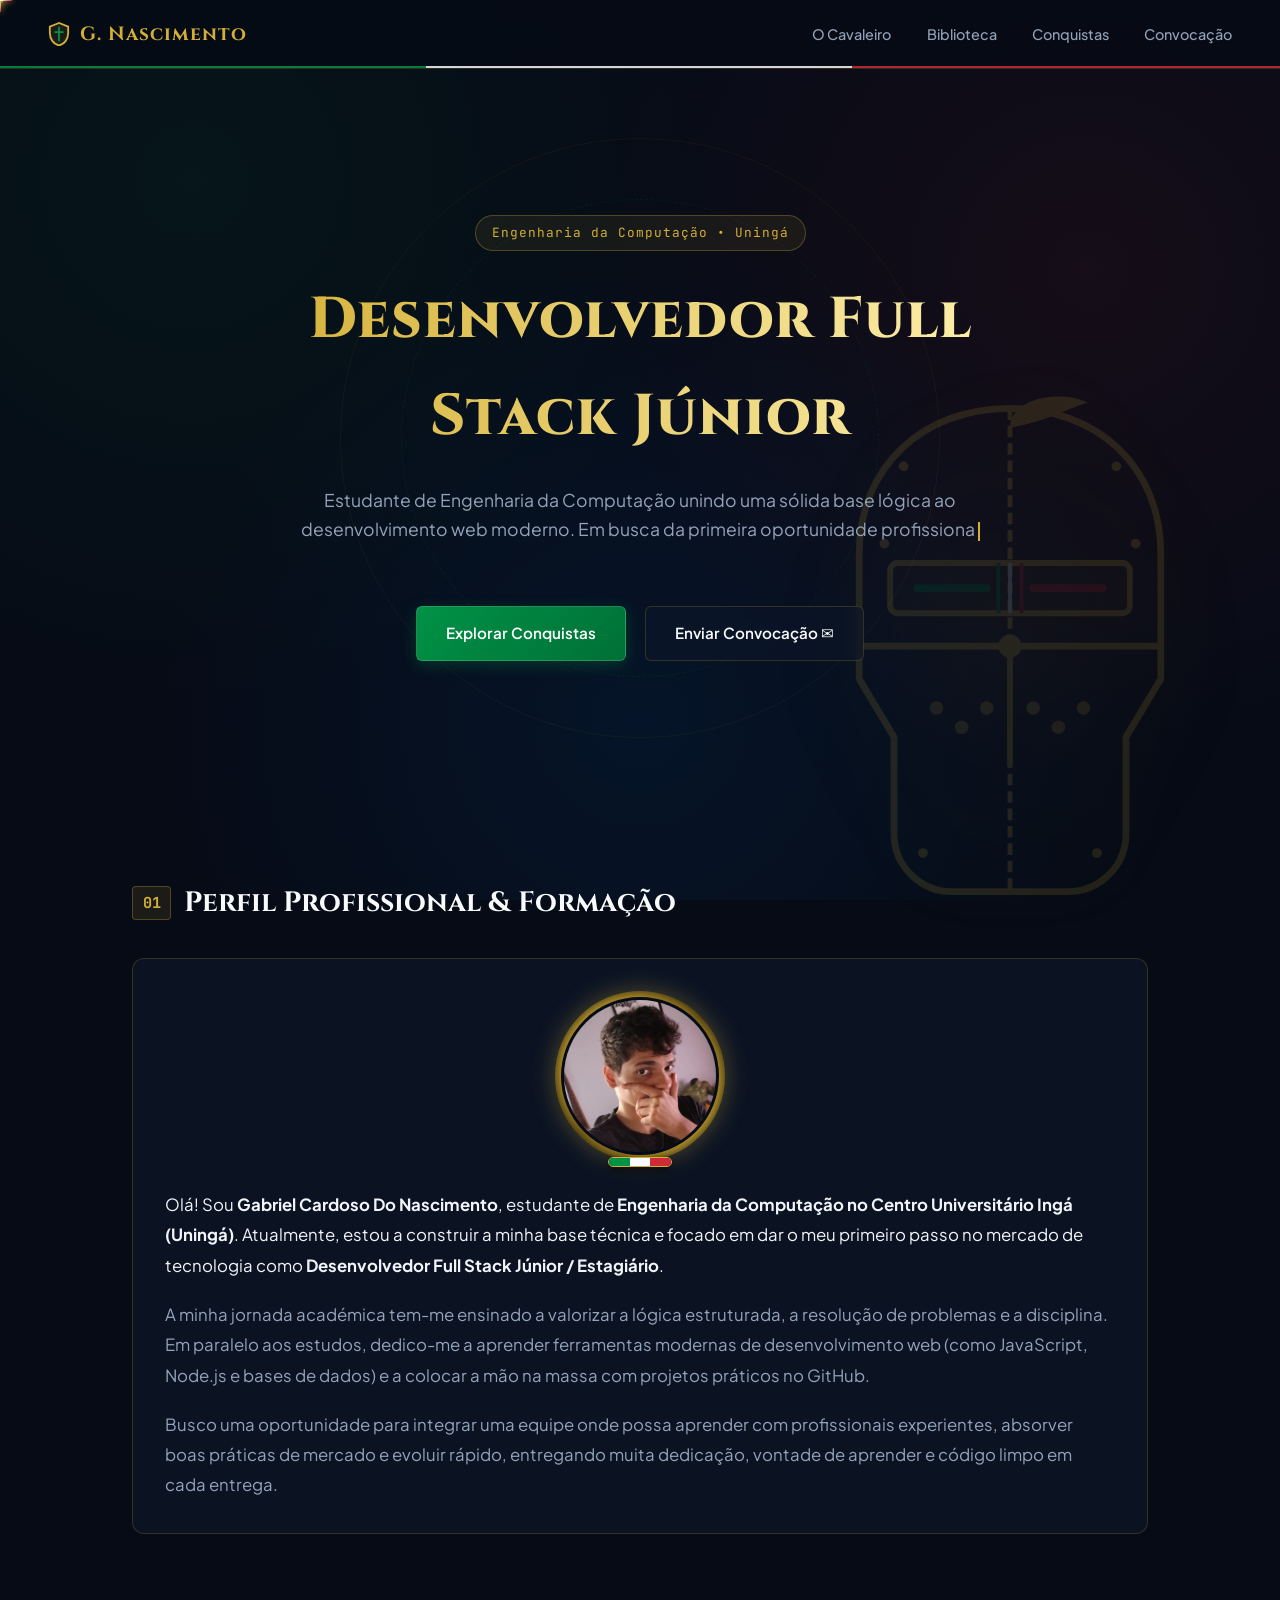
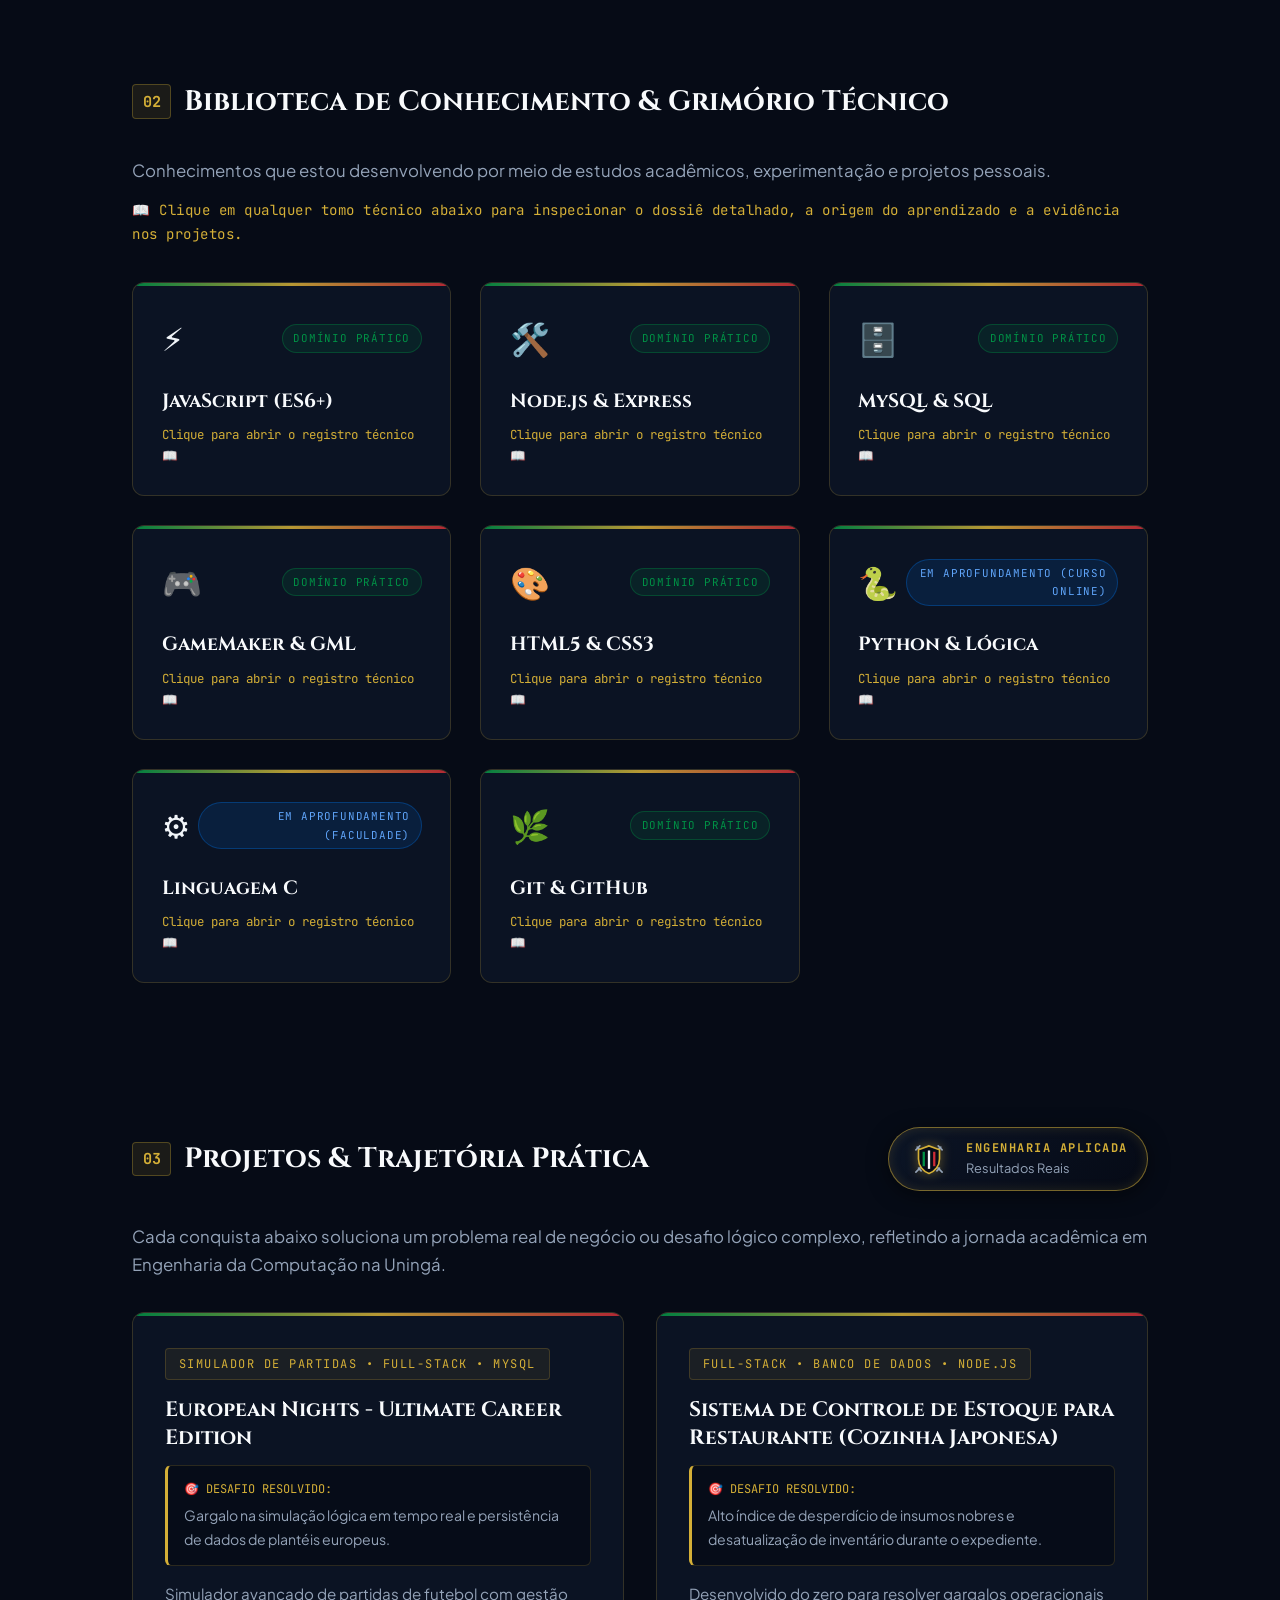
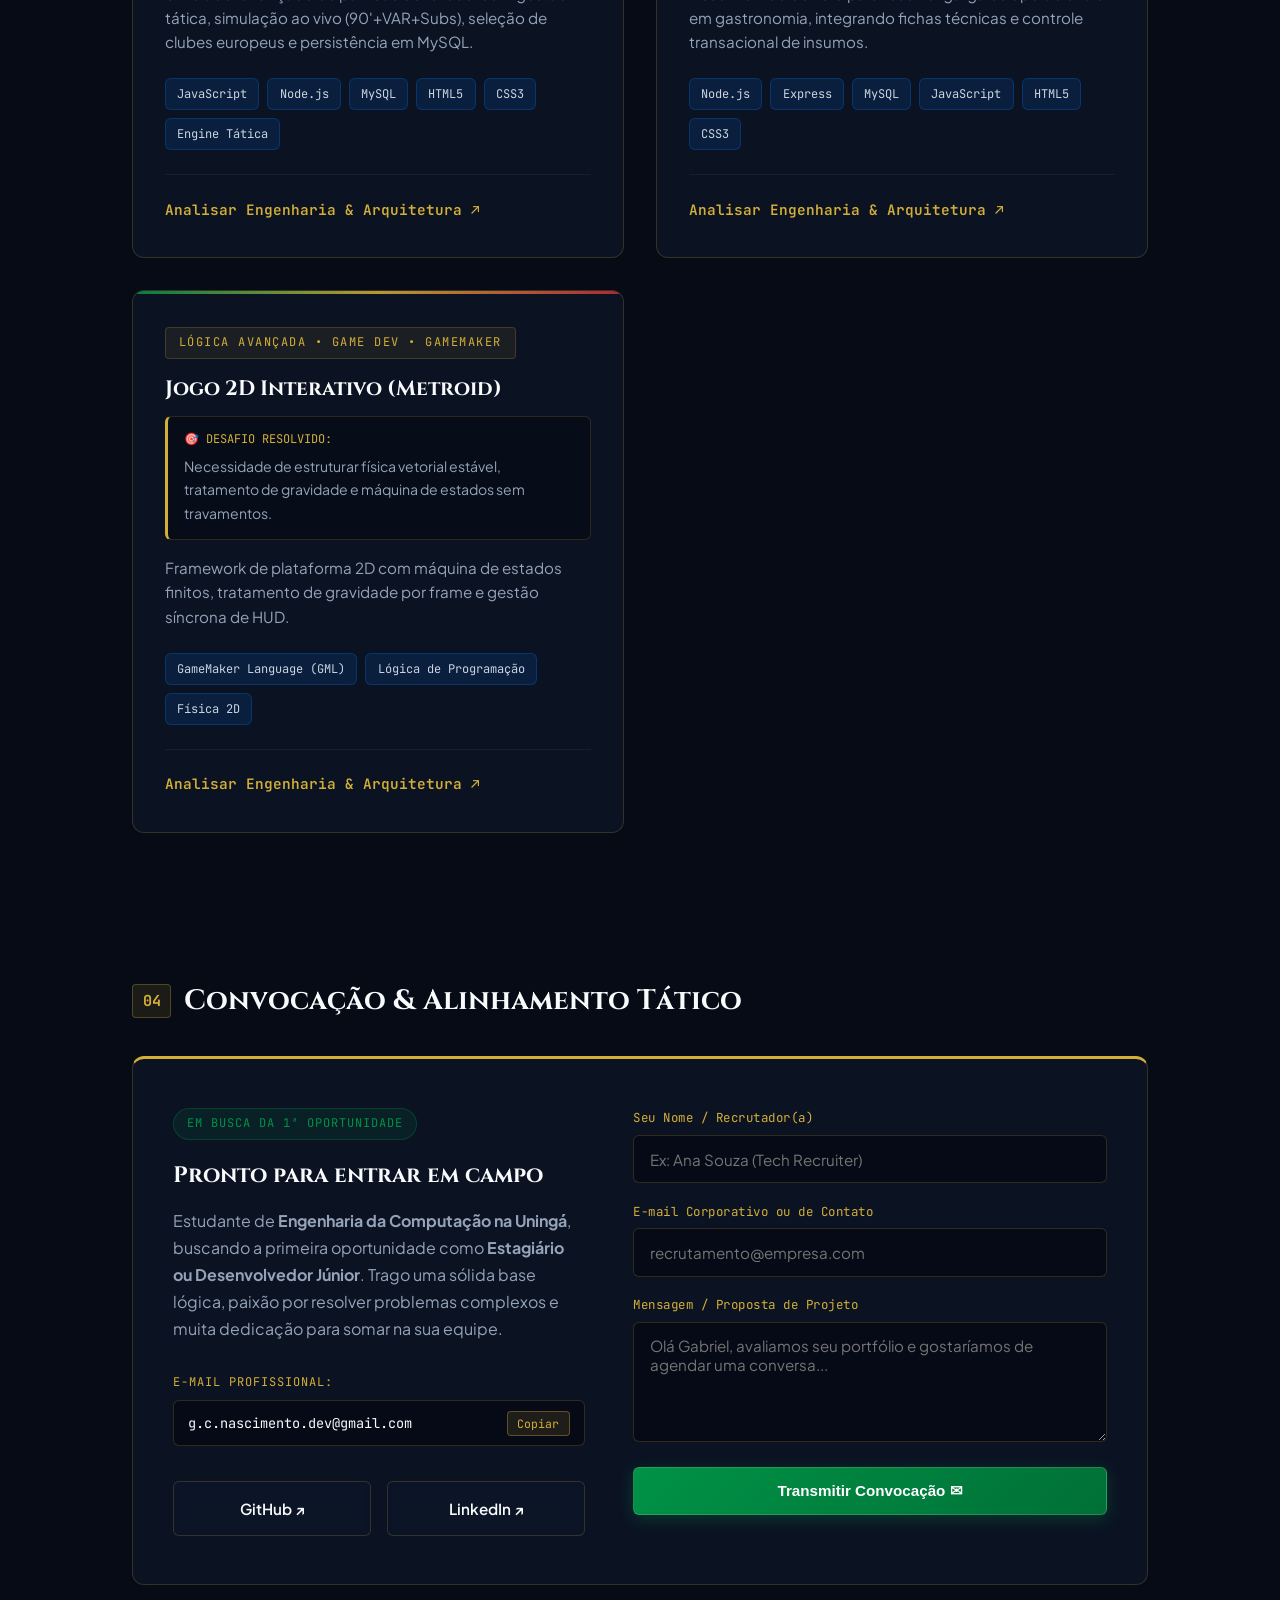
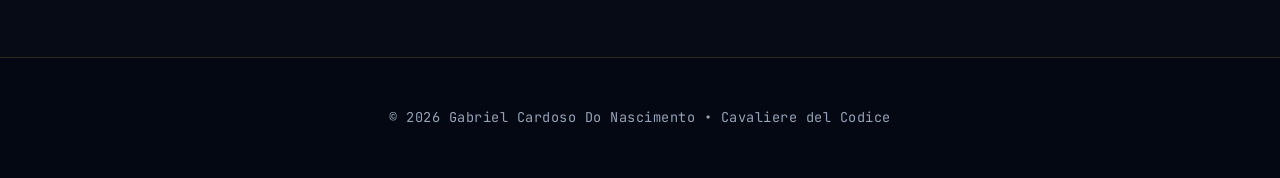
<file: index.html>
<!DOCTYPE html>
<html lang="pt-BR">
<head>
  <meta charset="UTF-8">
  <meta name="viewport" content="width=device-width, initial-scale=1.0">
  <title>Gabriel Cardoso | Desenvolvedor Full Stack Júnior</title>
  <link rel="stylesheet" href="css/variables.css">
  <link rel="stylesheet" href="css/main.css">
</head>
<body>

  <!-- ILUSTRAÇÃO DE CAVALEIRO MEGALOMANÍACA AO FUNDO -->
  <svg class="knight-bg-watermark" viewBox="0 0 300 300" fill="none" xmlns="http://www.w3.org/2000/svg">
    <defs>
      <radialGradient id="knightGlow" cx="50%" cy="50%" r="50%">
        <stop offset="0%" stop-color="#d4af37" stop-opacity="0.25"/>
        <stop offset="100%" stop-color="#040811" stop-opacity="0"/>
      </radialGradient>
    </defs>
    <circle cx="150" cy="150" r="130" fill="url(#knightGlow)"/>

    <!-- Silhueta Principal do Grande Elmo (Great Helm) -->
    <path d="M150 25C105 25 72 55 72 100V165L90 195V245C90 262 104 275 120 275H180C196 275 210 262 210 245V195L228 165V100C228 55 195 25 150 25Z" stroke="#d4af37" stroke-width="3.5" fill="rgba(13, 22, 40, 0.4)" stroke-linejoin="round"/>
    
    <!-- Crista de Reforço Central -->
    <path d="M150 25V275" stroke="#d4af37" stroke-width="2.5" stroke-dasharray="6 3"/>
    <path d="M150 35C150 20 175 15 190 22C178 26 168 32 150 35Z" fill="#d4af37"/>

    <!-- Placa Frontal da Viseira e Fendas Oculares Táticas -->
    <rect x="88" y="105" width="124" height="26" rx="4" stroke="#d4af37" stroke-width="3" fill="rgba(212, 175, 55, 0.08)"/>
    <line x1="102" y1="118" x2="138" y2="118" stroke="#009246" stroke-width="4" stroke-linecap="round"/>
    <line x1="162" y1="118" x2="198" y2="118" stroke="#ce2b37" stroke-width="4" stroke-linecap="round"/>

    <!-- Placa de Reforço Cruzada da Face -->
    <path d="M72 148H228" stroke="#d4af37" stroke-width="3.5"/>
    <circle cx="150" cy="148" r="6" fill="#d4af37"/>
    <path d="M150 148V210" stroke="#d4af37" stroke-width="3"/>

    <!-- Respiradouros da Armadura -->
    <g fill="#d4af37" opacity="0.85">
      <circle cx="112" cy="180" r="3.5"/>
      <circle cx="125" cy="190" r="3.5"/>
      <circle cx="138" cy="180" r="3.5"/>
      <circle cx="162" cy="180" r="3.5"/>
      <circle cx="175" cy="190" r="3.5"/>
      <circle cx="188" cy="180" r="3.5"/>
    </g>

    <!-- Rebites e Detalhes Estruturais Militares -->
    <circle cx="95" cy="55" r="2.5" fill="#d4af37"/>
    <circle cx="205" cy="55" r="2.5" fill="#d4af37"/>
    <circle cx="85" cy="95" r="2.5" fill="#d4af37"/>
    <circle cx="215" cy="95" r="2.5" fill="#d4af37"/>
    <circle cx="105" cy="255" r="2.5" fill="#d4af37"/>
    <circle cx="195" cy="255" r="2.5" fill="#d4af37"/>

    <!-- Insígnia Tricolor Sutil no Centro da Viseira -->
    <line x1="144" y1="105" x2="144" y2="131" stroke="#009246" stroke-width="2"/>
    <line x1="150" y1="105" x2="150" y2="131" stroke="#f8fafc" stroke-width="2"/>
    <line x1="156" y1="105" x2="156" y2="131" stroke="#ce2b37" stroke-width="2"/>
  </svg>

  <!-- CURSOR TÁTICO PERSONALIZADO -->
  <div class="cursor-ring" id="cursor-ring">
    <div class="cursor-dot-inner"></div>
  </div>

  <!-- ANIMAÇÃO DE ENTRADA: ESTANDARTE DO CAVALEIRO -->
  <div id="gate-overlay" class="gate-overlay">
    <div class="gate-left"></div>
    <div class="gate-right"></div>
    <div class="gate-lock">
      <div class="crest-shield">
        <div class="italy-ribbon"><span></span><span></span><span></span></div>
        <span class="crest-initials">GN</span>
      </div>
      <span class="lock-text">INICIALIZANDO ARSENAL</span>
    </div>
  </div>

  <!-- BARRA DE NAVEGAÇÃO -->
  <header class="navbar">
    <a href="#" class="logo">
      <svg width="22" height="24" viewBox="0 0 24 26" fill="none" xmlns="http://www.w3.org/2000/svg">
        <path d="M12 1L2 5V12C2 18.5 6.3 24.3 12 25.5C17.7 24.3 22 18.5 22 12V5L12 1Z" stroke="#d4af37" stroke-width="2" fill="rgba(212,175,55,0.1)"/>
        <path d="M12 5V21M7 11H17" stroke="#009246" stroke-width="2"/>
      </svg>
      G. Nascimento
    </a>
    <nav>
      <ul class="nav-links">
        <li><a href="#sobre">O Cavaleiro</a></li>
        <li><a href="#habilidades">Biblioteca</a></li>
        <li><a href="#projetos">Conquistas</a></li>
        <li><a href="#contato">Convocação</a></li>
      </ul>
    </nav>
  </header>

  <main>
    <!-- Hero Section -->
    <section class="hero">
      <div class="tactical-pitch-bg"></div>
      <div class="hero-content">
        <span class="badge-tag">Engenharia da Computação &bull; Uningá</span>
        
        <h1 class="gold-shimmer" style="font-family: var(--font-display); font-size: clamp(2.3rem, 4.5vw, 3.6rem); font-weight: 800; margin: 1.2rem 0; letter-spacing: 1px;">
          Desenvolvedor Full Stack Júnior
        </h1>

        <p id="hero-typewriter-desc" data-text="Estudante de Engenharia da Computação unindo uma sólida base lógica ao desenvolvimento web moderno. Em busca da primeira oportunidade profissional como Desenvolvedor Full Stack Júnior ou Estagiário para projetar soluções limpas, eficientes e orientadas a resultados." style="font-size: 1.1rem; color: var(--text-muted); max-width: 720px; margin: 0 auto 2.2rem auto; line-height: 1.7; min-height: 85px;">
          Estudante de Engenharia da Computação unindo uma sólida base lógica ao desenvolvimento web moderno. Em busca da primeira oportunidade profissional como Desenvolvedor Full Stack Júnior ou Estagiário para projetar soluções limpas, eficientes e orientadas a resultados.
        </p>

        <div class="hero-actions">
          <a href="#projetos" class="btn btn-primary">Explorar Conquistas</a>
          <a href="#contato" class="btn btn-outline">Enviar Convocação ✉</a>
        </div>
      </div>
    </section>

    <!-- Seção 01: Sobre / Perfil -->
    <section id="sobre" class="container section reveal">
      <div class="section-header">
        <h2><span class="sec-num">01</span> <span class="char-title-anim">Perfil Profissional & Formação</span></h2>
      </div>
      
      <div class="card profile-card">
        <div class="knight-portrait-wrapper">
          <div class="knight-portrait-inner">
            <img src="assets/perfil.jpg" alt="Foto de Gabriel Cardoso Do Nascimento" onerror="this.src='https://via.placeholder.com/300x300/0d1628/d4af37?text=Gabriel+Cardoso'">
          </div>
          <div class="portrait-italy-badge" title="Cavaliere Azzurro">
            <span></span><span></span><span></span>
          </div>
        </div>

        <div class="profile-text">
          <p class="paragraph-reveal" style="font-size: 1.05rem; line-height: 1.8; margin-bottom: 1.2rem;">
            Olá! Sou <strong>Gabriel Cardoso Do Nascimento</strong>, estudante de <strong>Engenharia da Computação no Centro Universitário Ingá (Uningá)</strong>. Atualmente, estou a construir a minha base técnica e focado em dar o meu primeiro passo no mercado de tecnologia como <strong>Desenvolvedor Full Stack Júnior / Estagiário</strong>.
          </p>

          <p class="paragraph-reveal" style="font-size: 1.05rem; line-height: 1.8; color: var(--text-muted); margin-bottom: 1.2rem; transition-delay: 0.2s;">
            A minha jornada académica tem-me ensinado a valorizar a lógica estruturada, a resolução de problemas e a disciplina. Em paralelo aos estudos, dedico-me a aprender ferramentas modernas de desenvolvimento web (como JavaScript, Node.js e bases de dados) e a colocar a mão na massa com projetos práticos no GitHub.
          </p>

          <p class="paragraph-reveal" style="font-size: 1.05rem; line-height: 1.8; color: var(--text-muted); transition-delay: 0.4s;">
            Busco uma oportunidade para integrar uma equipe onde possa aprender com profissionais experientes, absorver boas práticas de mercado e evoluir rápido, entregando muita dedicação, vontade de aprender e código limpo em cada entrega.
          </p>
        </div>
      </div>
    </section>

    <!-- Seção 02: Biblioteca de Conhecimento -->
    <section id="habilidades" class="container section reveal">
      <div class="section-header">
        <h2><span class="sec-num">02</span> <span class="char-title-anim">Biblioteca de Conhecimento & Grimório Técnico</span></h2>
      </div>
      
      <p style="color: var(--text-muted); margin-bottom: 0.8rem; font-size: 1.05rem; line-height: 1.7;">
        Conhecimentos que estou desenvolvendo por meio de estudos acadêmicos, experimentação e projetos pessoais.
      </p>
      <p style="color: var(--accent-gold); font-family: var(--font-mono); font-size: 0.88rem; margin-bottom: 2.2rem; letter-spacing: 0.5px;">
        📖 Clique em qualquer tomo técnico abaixo para inspecionar o dossiê detalhado, a origem do aprendizado e a evidência nos projetos.
      </p>

      <div class="library-grid" id="library-grid">
        <!-- Renderizado dinamicamente via js/main.js -->
      </div>
    </section>

    <!-- Seção 03: Projetos & Trajetória Prática -->
    <section id="projetos" class="container section reveal">
      <div class="section-header">
        <h2><span class="sec-num">03</span> <span class="char-title-anim">Projetos & Trajetória Prática</span></h2>
        
        <div class="knight-emblem-badge">
          <div class="emblem-shield-wrap">
            <svg class="emblem-svg" viewBox="0 0 64 64" fill="none" xmlns="http://www.w3.org/2000/svg">
              <g class="emblem-sword-left">
                <path d="M12 52L50 14M46 12L52 18M16 46L20 50" stroke="#94a3b8" stroke-width="2.5" stroke-linecap="round"/>
              </g>
              <g class="emblem-sword-right">
                <path d="M52 52L14 14M18 12L12 18M48 46L44 50" stroke="#94a3b8" stroke-width="2.5" stroke-linecap="round"/>
              </g>
              <path d="M32 12L16 18V32C16 42.5 22.8 51.2 32 54C41.2 51.2 48 42.5 48 32V18L32 12Z" fill="#060b16" stroke="var(--accent-gold)" stroke-width="2.5"/>
              <path d="M24 21V43" stroke="var(--italy-green)" stroke-width="3.5"/>
              <path d="M32 19V47" stroke="var(--italy-white)" stroke-width="3.5"/>
              <path d="M40 21V43" stroke="var(--italy-red)" stroke-width="3.5"/>
            </svg>
          </div>
          <div class="emblem-text-wrap">
            <span class="emblem-title">ENGENHARIA APLICADA</span>
            <span class="emblem-sub">Resultados Reais</span>
          </div>
        </div>
      </div>

      <p style="color: var(--text-muted); margin-bottom: 2rem; font-size: 1.05rem; line-height: 1.7;">
        Cada conquista abaixo soluciona um problema real de negócio ou desafio lógico complexo, refletindo a jornada acadêmica em Engenharia da Computação na Uningá.
      </p>

      <div id="projects-container" class="projects-grid">
        <!-- Inserido dinamicamente via js/main.js -->
      </div>
    </section>

    <!-- Seção 04: Contato / Convocação Executiva -->
    <section id="contato" class="container section reveal">
      <div class="section-header">
        <h2><span class="sec-num">04</span> <span class="char-title-anim">Convocação & Alinhamento Tático</span></h2>
      </div>
      
      <div class="card contact-exec-card">
        <div class="contact-grid">
          <div class="contact-info">
            <span class="exec-badge">Em busca da 1ª Oportunidade</span>
            <h3>Pronto para entrar em campo</h3>
            <p style="color: var(--text-muted); line-height: 1.7; margin-bottom: 1.5rem;">
              Estudante de <strong>Engenharia da Computação na Uningá</strong>, buscando a primeira oportunidade como <strong>Estagiário ou Desenvolvedor Júnior</strong>. Trago uma sólida base lógica, paixão por resolver problemas complexos e muita dedicação para somar na sua equipe.
            </p>

            <div class="contact-channels">
              <div class="channel-item">
                <span class="channel-label">E-mail Profissional:</span>
                <div class="email-copy-box">
                  <span id="my-email-text">g.c.nascimento.dev@gmail.com</span>
                  <button type="button" class="btn-copy-small" id="copy-email-btn">Copiar</button>
                </div>
              </div>

              <div class="channel-links" style="margin-top: 1rem; display: flex; gap: 1rem;">
                <a href="https://github.com/EzaquielAngel" target="_blank" class="btn btn-outline" style="flex: 1; justify-content: center;">GitHub ↗</a>
                <a href="https://www.linkedin.com/in/gabriel-cardoso-do-nascimento" target="_blank" class="btn btn-outline" style="flex: 1; justify-content: center;">LinkedIn ↗</a>
              </div>
            </div>
          </div>

          <form class="convocation-form" action="https://formsubmit.co/g.c.nascimento.dev@gmail.com" method="POST">
            <input type="hidden" name="_subject" value="Contato via Portfólio - Recrutamento">
            <input type="hidden" name="_captcha" value="false">
            <input type="hidden" name="_template" value="table">

            <div class="form-group">
              <label for="nome">Seu Nome / Recrutador(a)</label>
              <input type="text" id="nome" name="name" placeholder="Ex: Ana Souza (Tech Recruiter)" required>
            </div>

            <div class="form-group">
              <label for="email">E-mail Corporativo ou de Contato</label>
              <input type="email" id="email" name="email" placeholder="recrutamento@empresa.com" required>
            </div>

            <div class="form-group">
              <label for="mensagem">Mensagem / Proposta de Projeto</label>
              <textarea id="mensagem" name="message" placeholder="Olá Gabriel, avaliamos seu portfólio e gostaríamos de agendar uma conversa..." required></textarea>
            </div>

            <button type="submit" class="btn btn-primary" style="width: 100%; justify-content: center; margin-top: 0.5rem;">
              Transmitir Convocação ✉
            </button>
          </form>
        </div>
      </div>
    </section>
  </main>

  <footer class="footer">
    <p>&copy; 2026 Gabriel Cardoso Do Nascimento &bull; Cavaliere del Codice</p>
  </footer>

  <script type="module" src="js/main.js"></script>
</body>
</html>
</file>
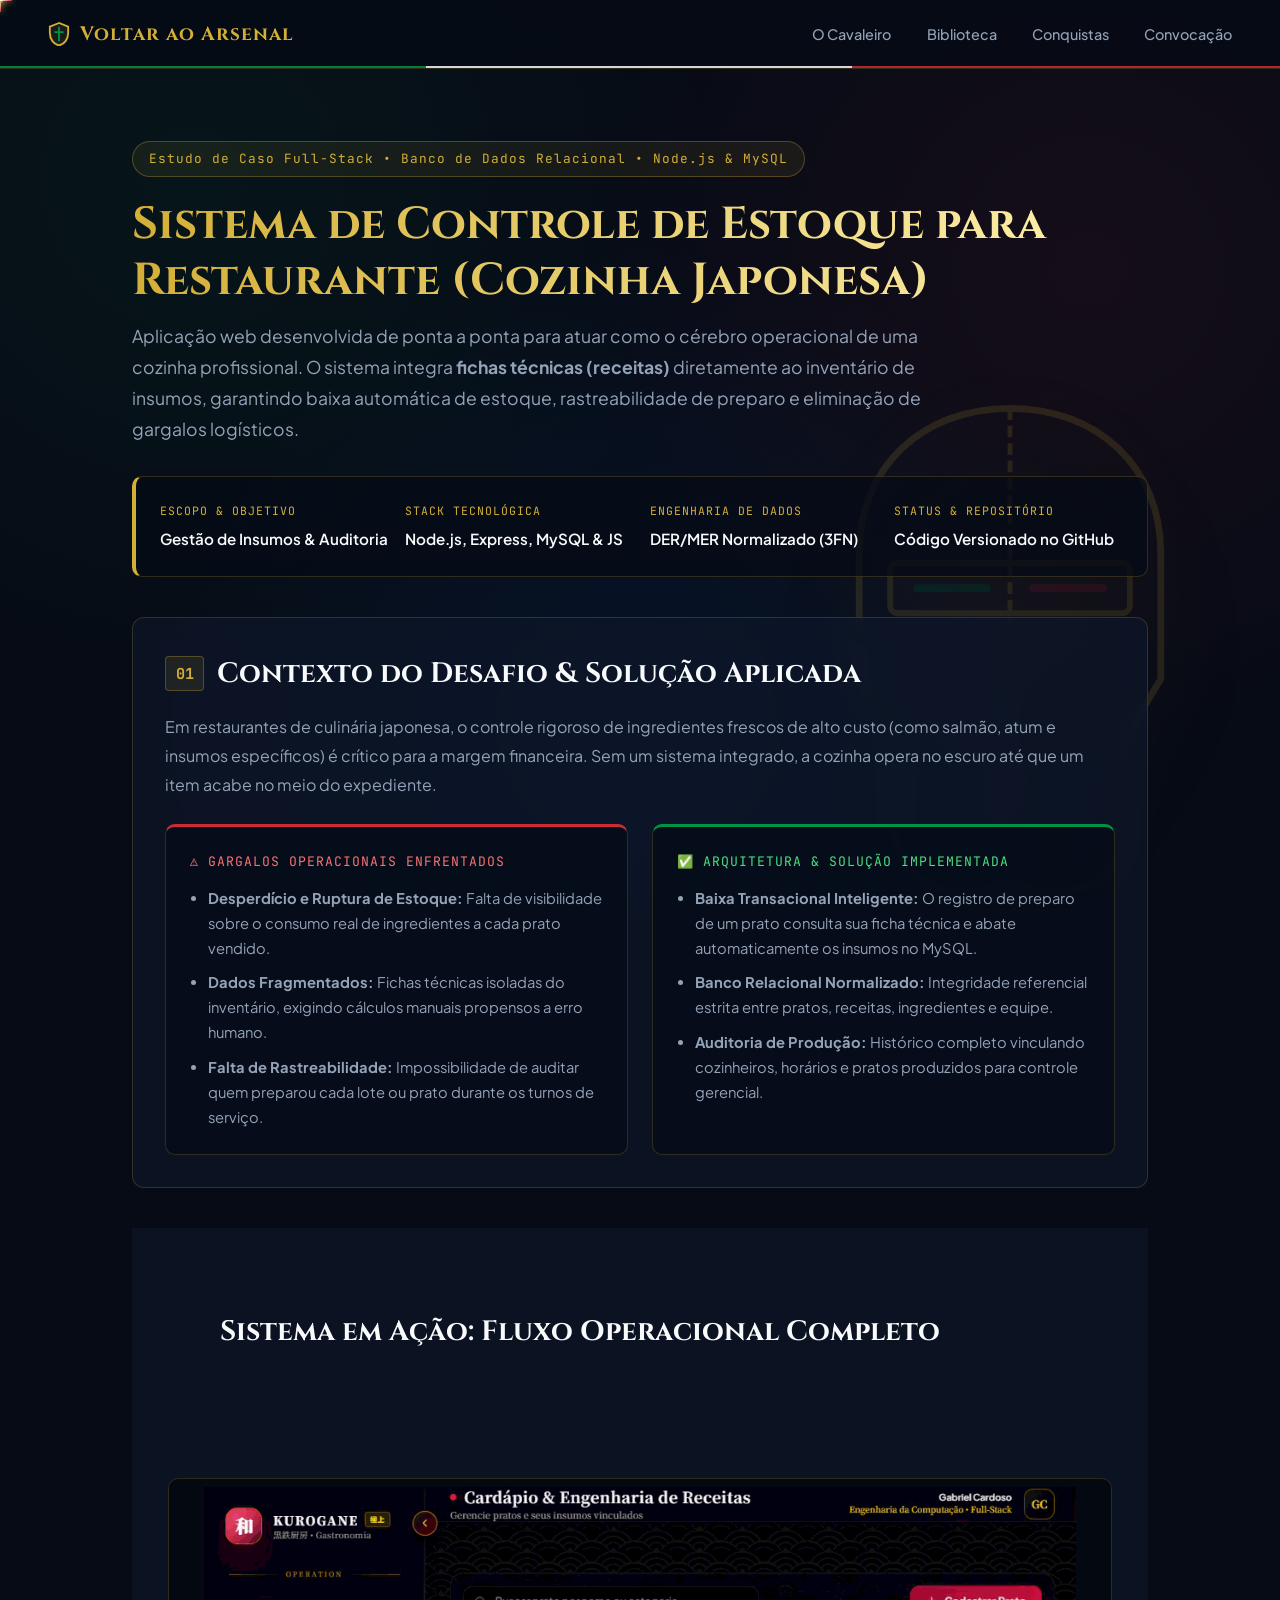
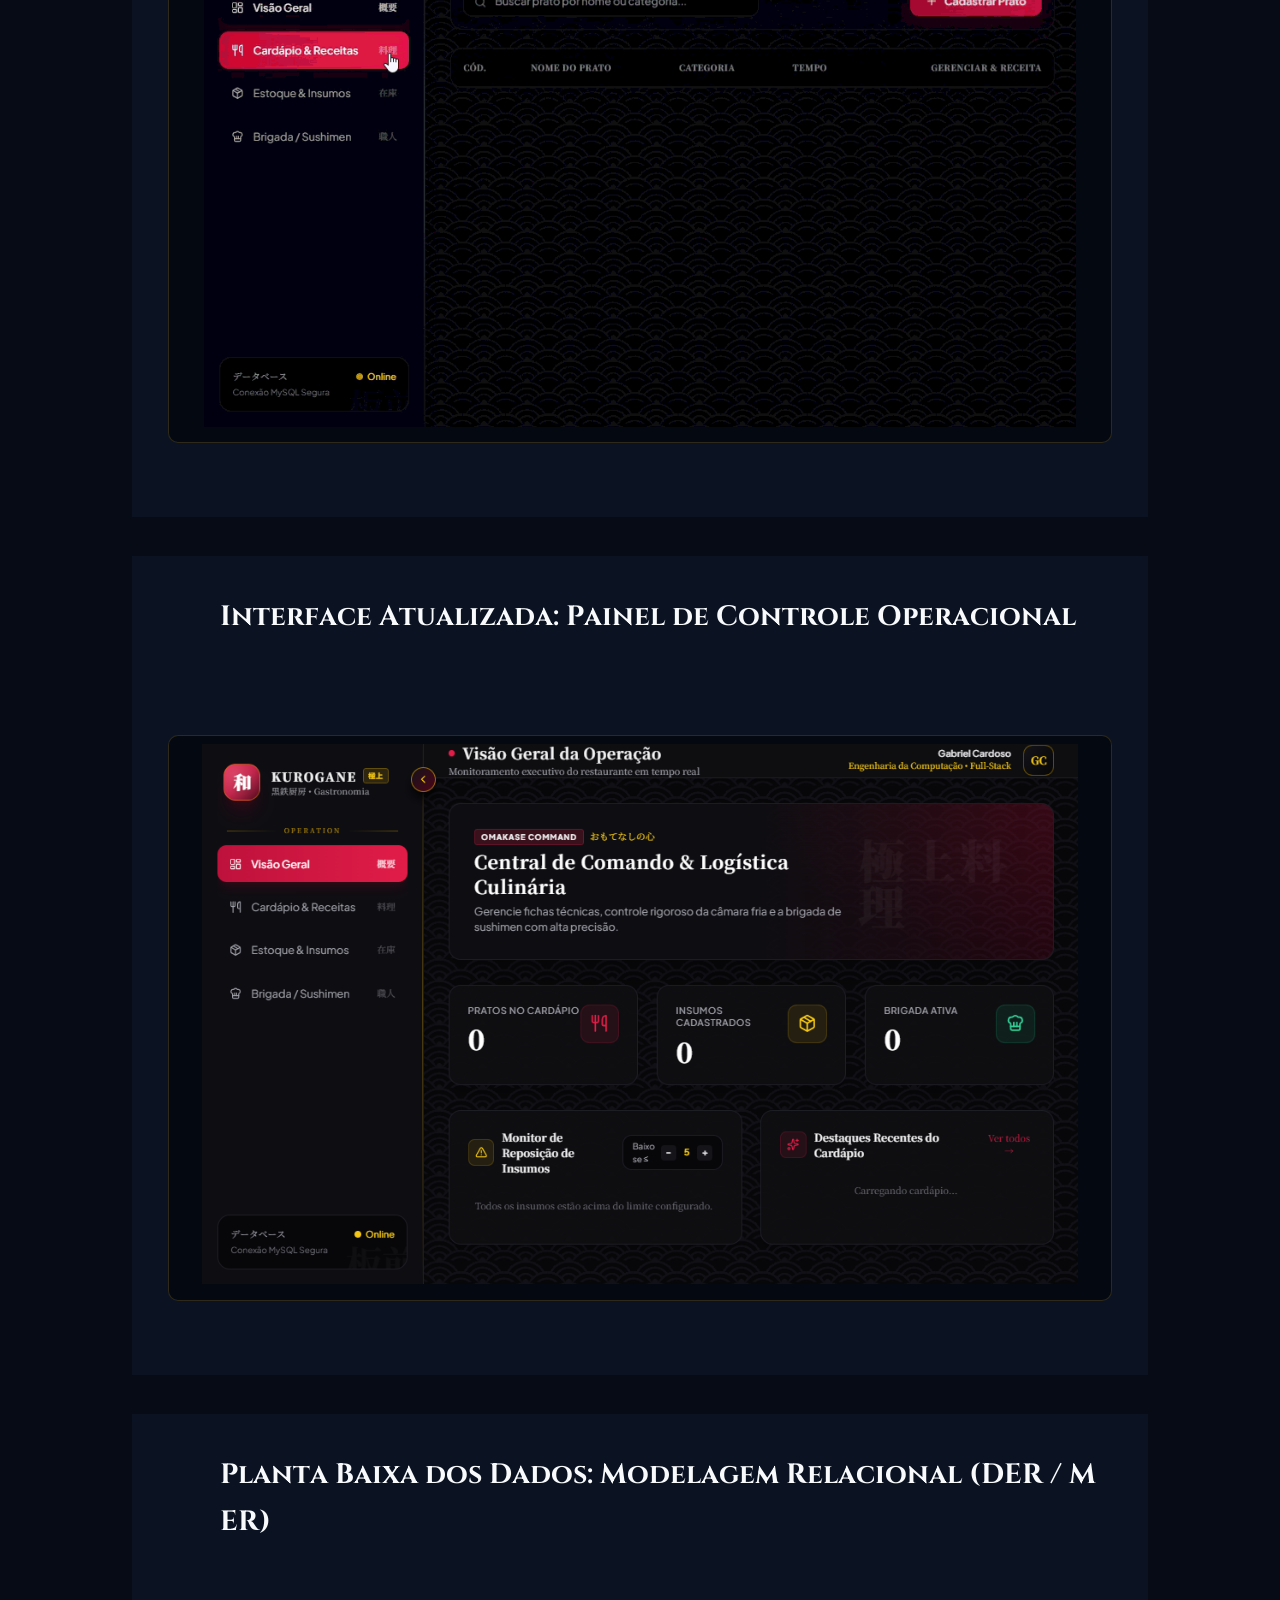
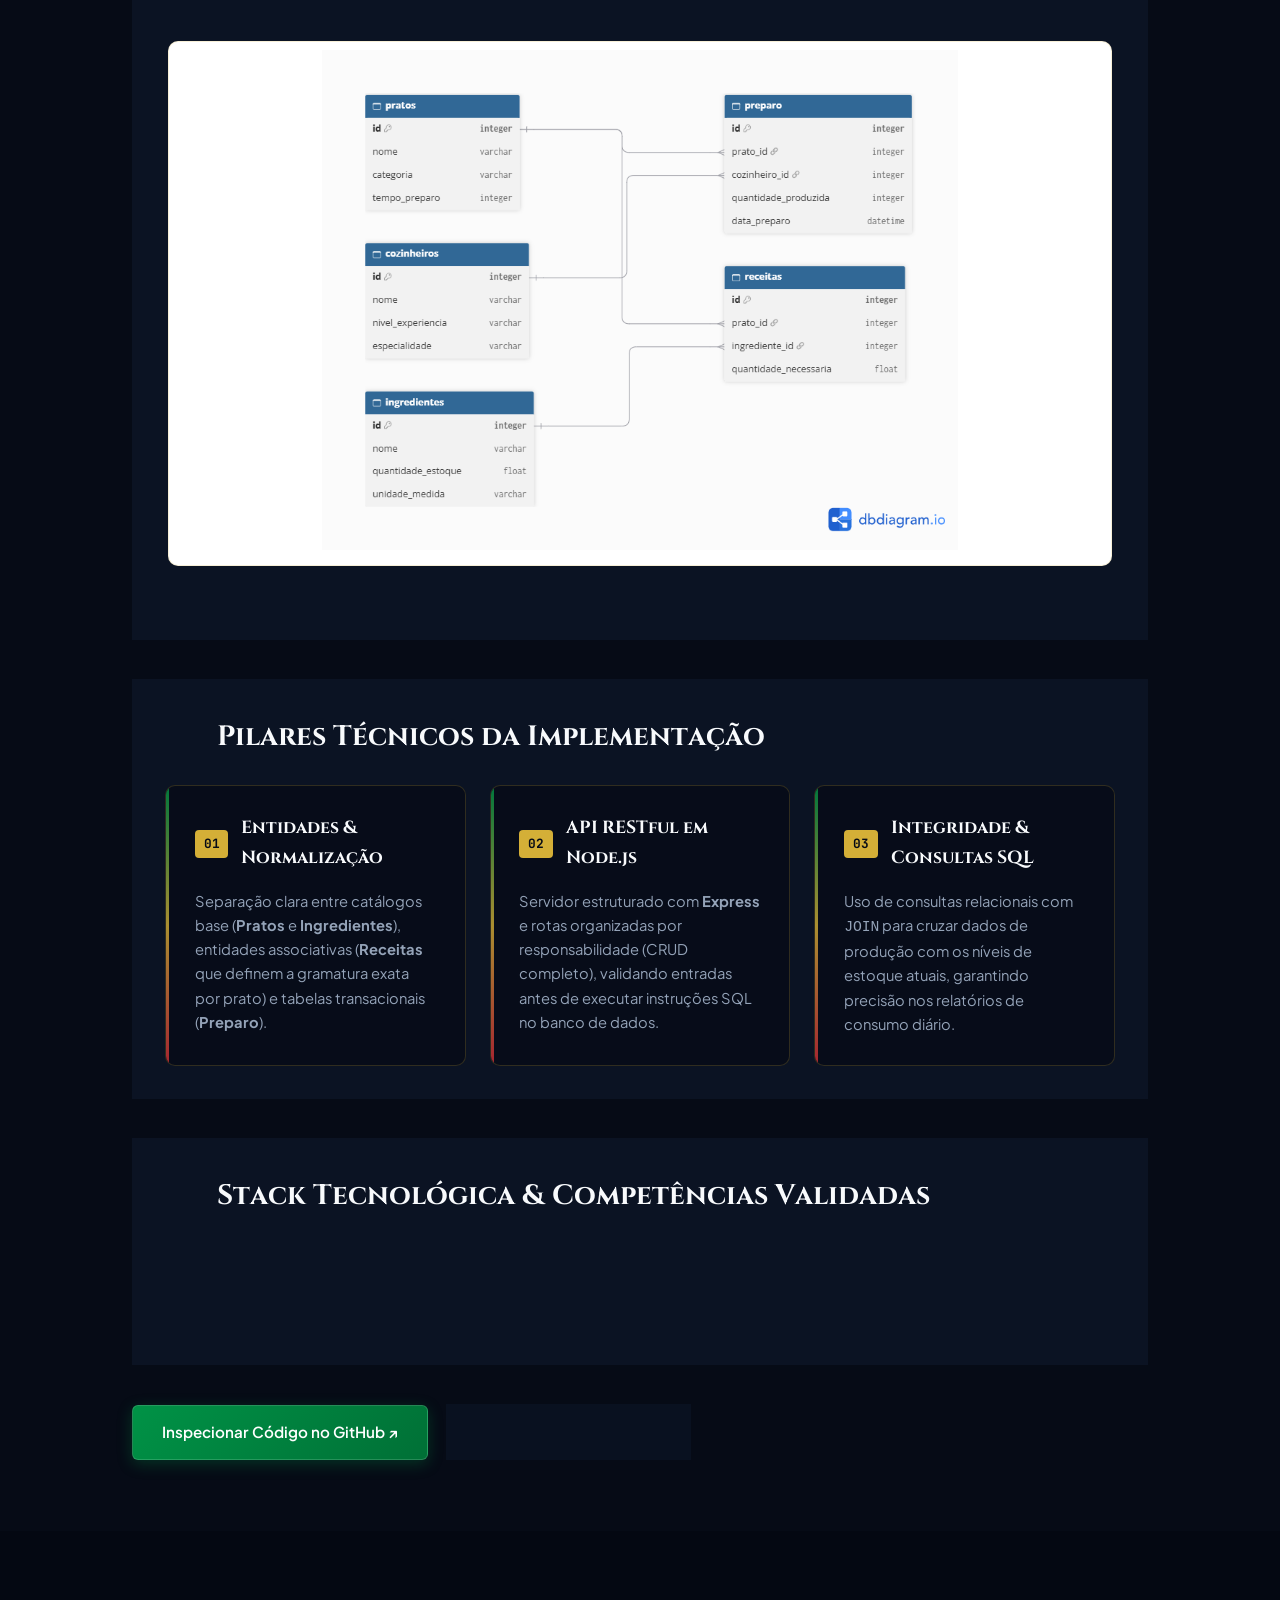
<file: projeto-cozinha.html>
<!DOCTYPE html>
<html lang="pt-BR">
<head>
  <meta charset="UTF-8">
  <meta name="viewport" content="width=device-width, initial-scale=1.0">
  <title>Sistema de Controle de Estoque para Restaurante | Gabriel Cardoso</title>
  <link rel="stylesheet" href="css/variables.css">
  <link rel="stylesheet" href="css/main.css">
  <style>
    /* Estilos específicos de destaque técnico para páginas de Estudo de Caso */
    .case-study-meta {
      display: grid;
      grid-template-columns: repeat(auto-fit, minmax(200px, 1fr));
      gap: 1rem;
      margin: 2rem 0 2.5rem 0;
      padding: 1.5rem;
      background: rgba(6, 11, 22, 0.75);
      border: 1px solid var(--border-subtle);
      border-left: 4px solid var(--accent-gold);
      border-radius: 10px;
    }

    .meta-item {
      display: flex;
      flex-direction: column;
      gap: 0.3rem;
    }

    .meta-label {
      font-family: var(--font-mono);
      font-size: 0.72rem;
      color: var(--accent-gold);
      text-transform: uppercase;
      letter-spacing: 1px;
    }

    .meta-value {
      font-family: var(--font-sans);
      font-size: 0.95rem;
      font-weight: 600;
      color: var(--italy-white);
    }

    .engineering-grid {
      display: grid;
      grid-template-columns: repeat(auto-fit, minmax(290px, 1fr));
      gap: 1.5rem;
      margin-top: 1.5rem;
    }

    .eng-pillar-card {
      background: rgba(6, 11, 22, 0.7);
      border: 1px solid var(--border-subtle);
      border-radius: 10px;
      padding: 1.8rem;
      position: relative;
      overflow: hidden;
      transition: transform 0.3s cubic-bezier(0.2, 0.8, 0.2, 1), border-color 0.3s ease, box-shadow 0.3s ease;
    }

    .eng-pillar-card::before {
      content: '';
      position: absolute;
      top: 0;
      left: 0;
      width: 3px;
      height: 100%;
      background: linear-gradient(to bottom, var(--italy-green), var(--accent-gold), var(--italy-red));
      opacity: 0.8;
    }

    .eng-pillar-card:hover {
      transform: translateY(-5px);
      border-color: var(--border-glow);
      box-shadow: 0 12px 28px rgba(0, 0, 0, 0.5);
    }

    .eng-pillar-header {
      display: flex;
      align-items: center;
      gap: 0.8rem;
      margin-bottom: 0.9rem;
    }

    .eng-badge-num {
      font-family: var(--font-mono);
      font-size: 0.8rem;
      font-weight: 700;
      color: var(--bg-deep);
      background: var(--accent-gold);
      padding: 0.2rem 0.55rem;
      border-radius: 4px;
    }

    .eng-pillar-card h4 {
      font-family: var(--font-display);
      color: var(--italy-white);
      font-size: 1.1rem;
      margin: 0;
    }

    .eng-pillar-card p {
      color: var(--text-muted);
      font-size: 0.92rem;
      line-height: 1.65;
      margin: 0;
    }

    .problem-solution-split {
      display: grid;
      grid-template-columns: 1fr 1fr;
      gap: 1.5rem;
      margin-top: 1.5rem;
    }

    .ps-box {
      padding: 1.5rem;
      border-radius: 10px;
      background: rgba(6, 11, 22, 0.65);
      border: 1px solid var(--border-subtle);
    }

    .ps-box.problem {
      border-top: 3px solid var(--italy-red);
    }

    .ps-box.solution {
      border-top: 3px solid var(--italy-green);
    }

    .ps-title {
      font-family: var(--font-mono);
      font-size: 0.82rem;
      text-transform: uppercase;
      letter-spacing: 1px;
      margin-bottom: 0.8rem;
      display: flex;
      align-items: center;
      gap: 0.5rem;
    }

    .ps-box.problem .ps-title { color: #f87171; }
    .ps-box.solution .ps-title { color: #4ade80; }

    .media-showcase {
      position: relative;
      border-radius: 10px;
      overflow: hidden;
      border: 1px solid var(--border-subtle);
      background: #040811;
      padding: 0.5rem;
      transition: border-color 0.3s ease, box-shadow 0.3s ease;
    }

    .media-showcase:hover {
      border-color: var(--accent-gold);
      box-shadow: 0 0 25px rgba(212, 175, 55, 0.18);
    }

    .new-feature-badge {
      font-family: var(--font-mono);
      font-size: 0.72rem;
      background: rgba(0, 146, 70, 0.18);
      color: #4ade80;
      border: 1px solid rgba(0, 146, 70, 0.45);
      padding: 0.25rem 0.7rem;
      border-radius: 99px;
      text-transform: uppercase;
      letter-spacing: 1px;
      display: inline-block;
      margin-bottom: 0.8rem;
    }

    @media (max-width: 768px) {
      .problem-solution-split {
        grid-template-columns: 1fr;
      }
    }
  </style>
</head>
<body>

  <!-- ELMO DE CAVALEIRO SUTIL AO FUNDO -->
  <svg class="knight-bg-watermark" viewBox="0 0 300 300" fill="none" xmlns="http://www.w3.org/2000/svg">
    <defs>
      <radialGradient id="knightGlow" cx="50%" cy="50%" r="50%">
        <stop offset="0%" stop-color="#d4af37" stop-opacity="0.25"/>
        <stop offset="100%" stop-color="#040811" stop-opacity="0"/>
      </radialGradient>
    </defs>
    <circle cx="150" cy="150" r="130" fill="url(#knightGlow)"/>
    <path d="M150 25C105 25 72 55 72 100V165L90 195V245C90 262 104 275 120 275H180C196 275 210 262 210 245V195L228 165V100C228 55 195 25 150 25Z" stroke="#d4af37" stroke-width="3.5" fill="rgba(13, 22, 40, 0.4)" stroke-linejoin="round"/>
    <path d="M150 25V275" stroke="#d4af37" stroke-width="2.5" stroke-dasharray="6 3"/>
    <rect x="88" y="105" width="124" height="26" rx="4" stroke="#d4af37" stroke-width="3" fill="rgba(212, 175, 55, 0.08)"/>
    <line x1="102" y1="118" x2="138" y2="118" stroke="#009246" stroke-width="4" stroke-linecap="round"/>
    <line x1="162" y1="118" x2="198" y2="118" stroke="#ce2b37" stroke-width="4" stroke-linecap="round"/>
  </svg>

  <!-- CURSOR TÁTICO PERSONALIZADO -->
  <div class="cursor-ring" id="cursor-ring">
    <div class="cursor-dot-inner"></div>
  </div>

  <!-- ANIMAÇÃO DE ENTRADA: ESTANDARTE DO CAVALEIRO -->
  <div id="gate-overlay" class="gate-overlay">
    <div class="gate-left"></div>
    <div class="gate-right"></div>
    <div class="gate-lock">
      <div class="crest-shield">
        <div class="italy-ribbon"><span></span><span></span><span></span></div>
        <span class="crest-initials">GN</span>
      </div>
      <span class="lock-text">CARREGANDO ARQUITETURA FULL-STACK</span>
    </div>
  </div>

  <!-- BARRA DE NAVEGAÇÃO -->
  <header class="navbar">
    <a href="index.html" class="logo">
      <svg width="22" height="24" viewBox="0 0 24 26" fill="none" xmlns="http://www.w3.org/2000/svg">
        <path d="M12 1L2 5V12C2 18.5 6.3 24.3 12 25.5C17.7 24.3 22 18.5 22 12V5L12 1Z" stroke="#d4af37" stroke-width="2" fill="rgba(212,175,55,0.1)"/>
        <path d="M12 5V21M7 11H17" stroke="#009246" stroke-width="2"/>
      </svg>
      Voltar ao Arsenal
    </a>
    <nav>
      <ul class="nav-links">
        <li><a href="index.html#sobre">O Cavaleiro</a></li>
        <li><a href="index.html#habilidades">Biblioteca</a></li>
        <li><a href="index.html#projetos">Conquistas</a></li>
        <li><a href="index.html#contato">Convocação</a></li>
      </ul>
    </nav>
  </header>

  <main class="container section">
    <span class="badge-tag">Estudo de Caso Full-Stack &bull; Banco de Dados Relacional &bull; Node.js & MySQL</span>
    
    <h1 class="gold-shimmer" style="font-family: var(--font-display); font-size: clamp(1.9rem, 4vw, 2.8rem); margin: 1.2rem 0 0.8rem 0; line-height: 1.25;">
      Sistema de Controle de Estoque para Restaurante (Cozinha Japonesa)
    </h1>
    <p style="color: var(--text-muted); font-size: 1.1rem; line-height: 1.75; max-width: 850px;">
      Aplicação web desenvolvida de ponta a ponta para atuar como o cérebro operacional de uma cozinha profissional. O sistema integra <strong>fichas técnicas (receitas)</strong> diretamente ao inventário de insumos, garantindo baixa automática de estoque, rastreabilidade de preparo e eliminação de gargalos logísticos.
    </p>

    <!-- METADADOS EXECUTIVOS DO PROJETO -->
    <div class="case-study-meta reveal">
      <div class="meta-item">
        <span class="meta-label">Escopo & Objetivo</span>
        <span class="meta-value">Gestão de Insumos & Auditoria</span>
      </div>
      <div class="meta-item">
        <span class="meta-label">Stack Tecnológica</span>
        <span class="meta-value">Node.js, Express, MySQL & JS</span>
      </div>
      <div class="meta-item">
        <span class="meta-label">Engenharia de Dados</span>
        <span class="meta-value">DER/MER Normalizado (3FN)</span>
      </div>
      <div class="meta-item">
        <span class="meta-label">Status & Repositório</span>
        <span class="meta-value">Código Versionado no GitHub</span>
      </div>
    </div>

    <!-- SEÇÃO 01: O PROBLEMA REAL E A SOLUÇÃO DE ENGENHARIA -->
    <div class="card reveal" style="margin-bottom: 2.5rem;">
      <div class="section-header" style="margin-bottom: 1rem;">
        <h2><span class="sec-num">01</span> <span class="char-title-anim">Contexto do Desafio & Solução Aplicada</span></h2>
      </div>
      <p style="color: var(--text-muted); line-height: 1.8;">
        Em restaurantes de culinária japonesa, o controle rigoroso de ingredientes frescos de alto custo (como salmão, atum e insumos específicos) é crítico para a margem financeira. Sem um sistema integrado, a cozinha opera no escuro até que um item acabe no meio do expediente.
      </p>

      <div class="problem-solution-split">
        <div class="ps-box problem">
          <div class="ps-title">⚠️ Gargalos Operacionais Enfrentados</div>
          <ul style="color: var(--text-muted); font-size: 0.92rem; line-height: 1.7; padding-left: 1.1rem; display: flex; flex-direction: column; gap: 0.6rem;">
            <li><strong>Desperdício e Ruptura de Estoque:</strong> Falta de visibilidade sobre o consumo real de ingredientes a cada prato vendido.</li>
            <li><strong>Dados Fragmentados:</strong> Fichas técnicas isoladas do inventário, exigindo cálculos manuais propensos a erro humano.</li>
            <li><strong>Falta de Rastreabilidade:</strong> Impossibilidade de auditar quem preparou cada lote ou prato durante os turnos de serviço.</li>
          </ul>
        </div>

        <div class="ps-box solution">
          <div class="ps-title">✅ Arquitetura & Solução Implementada</div>
          <ul style="color: var(--text-muted); font-size: 0.92rem; line-height: 1.7; padding-left: 1.1rem; display: flex; flex-direction: column; gap: 0.6rem;">
            <li><strong>Baixa Transacional Inteligente:</strong> O registro de preparo de um prato consulta sua ficha técnica e abate automaticamente os insumos no MySQL.</li>
            <li><strong>Banco Relacional Normalizado:</strong> Integridade referencial estrita entre pratos, receitas, ingredientes e equipe.</li>
            <li><strong>Auditoria de Produção:</strong> Histórico completo vinculando cozinheiros, horários e pratos produzidos para controle gerencial.</li>
          </ul>
        </div>
      </div>
    </div>

    <!-- SEÇÃO 02: DEMONSTRAÇÃO COMPLETA DO SISTEMA EM FUNCIONAMENTO (NOVO GIF) -->
    <div class="card reveal" style="margin-bottom: 2.5rem; padding: 2.2rem;">
      <span class="new-feature-badge">✦ Demonstração Interativa Completa</span>
      <div class="section-header" style="margin-bottom: 1rem;">
        <h2><span class="sec-num">02</span> <span class="char-title-anim">Sistema em Ação: Fluxo Operacional Completo</span></h2>
      </div>
      <p style="color: var(--text-muted); font-size: 0.98rem; margin-bottom: 1.5rem; line-height: 1.75;">
        A gravação abaixo demonstra o sistema operando de ponta a ponta: navegação entre módulos, consulta de cardápio, gerenciamento de ingredientes, cadastro de registros e atualização dinâmica da interface em comunicação direta com a API em Node.js.
      </p>
      <div class="media-showcase" style="text-align: center;">
        <img src="assets/cozinha-funcionamento .gif" alt="Demonstração completa do Sistema de Cozinha em funcionamento" style="width: 100%; max-height: 540px; object-fit: contain; border-radius: 6px;" onerror="this.src='https://via.placeholder.com/800x450/0d1628/d4af37?text=Demonstracao+Completa+do+Sistema'">
      </div>
      <p style="font-family: var(--font-mono); font-size: 0.8rem; color: var(--accent-gold); margin-top: 1rem; text-align: center;">
        [ Fluxo Full-Stack: Requisições assíncronas, validação de dados e sincronização em tempo real com MySQL ]
      </p>
    </div>

    <!-- SEÇÃO 03: INTERFACE ATUALIZADA DO PAINEL DE CONTROLE -->
    <div class="card reveal" style="margin-bottom: 2.5rem; padding: 2.2rem;">
      <div class="section-header" style="margin-bottom: 1rem;">
        <h2><span class="sec-num">03</span> <span class="char-title-anim">Interface Atualizada: Painel de Controle Operacional</span></h2>
      </div>
      <p style="color: var(--text-muted); font-size: 0.98rem; margin-bottom: 1.5rem; line-height: 1.75;">
        A interface passou por um refinamento visual e estrutural para oferecer clareza imediata à equipe da cozinha e aos gestores. O painel exibe de forma organizada os pratos disponíveis, os níveis críticos de estoque e os controles rápidos de operação.
      </p>
      <div class="media-showcase" style="text-align: center;">
        <img src="assets/Cozinha-atualizado.png" alt="Interface Atualizada do Painel de Controle de Cozinha Japonesa" style="width: 100%; max-height: 540px; object-fit: contain; border-radius: 6px;" onerror="this.src='https://via.placeholder.com/800x450/0d1628/d4af37?text=Painel+Atualizado+da+Cozinha'">
      </div>
      <p style="font-family: var(--font-mono); font-size: 0.8rem; color: var(--accent-gold); margin-top: 1rem; text-align: center;">
        [ Dashboard operacional atualizado com foco em usabilidade, leitura rápida e resposta síncrona ]
      </p>
    </div>

    <!-- SEÇÃO 04: ENGENHARIA DE BANCO DE DADOS (DER / MER) -->
    <div class="card reveal" style="margin-bottom: 2.5rem; padding: 2.2rem;">
      <div class="section-header" style="margin-bottom: 1rem;">
        <h2><span class="sec-num">04</span> <span class="char-title-anim">Planta Baixa dos Dados: Modelagem Relacional (DER / MER)</span></h2>
      </div>
      <p style="color: var(--text-muted); font-size: 0.98rem; margin-bottom: 1.5rem; line-height: 1.75;">
        Antes de codificar o back-end, toda a estrutura de dados foi projetada através de diagramas de Entidade-Relacionamento. Essa modelagem evita redundância de informações e garante integridade através de chaves primárias (PK) e estrangeiras (FK).
      </p>
      <div class="media-showcase" style="text-align: center; background: #ffffff;">
        <img src="assets/cozinha-mer.png" alt="Diagrama DER do Sistema de Cozinha" style="width: 100%; max-height: 500px; object-fit: contain; border-radius: 6px;" onerror="this.src='https://via.placeholder.com/800x450/0d1628/d4af37?text=Diagrama+DER+do+Sistema'">
      </div>
      <p style="font-family: var(--font-mono); font-size: 0.8rem; color: var(--accent-gold); margin-top: 1rem; text-align: center;">
        [ Arquitetura relacional interligando Pratos, Cozinheiros, Ingredientes, Receitas e Histórico de Preparo ]
      </p>
    </div>

    <!-- SEÇÃO 05: PILARES DA ARQUITETURA BACK-END E DADOS -->
    <div class="card reveal" style="margin-bottom: 2.5rem;">
      <div class="section-header" style="margin-bottom: 1rem;">
        <h2><span class="sec-num">05</span> <span class="char-title-anim">Pilares Técnicos da Implementação</span></h2>
      </div>

      <div class="engineering-grid">
        <div class="eng-pillar-card">
          <div class="eng-pillar-header">
            <span class="eng-badge-num">01</span>
            <h4>Entidades & Normalização</h4>
          </div>
          <p>
            Separação clara entre catálogos base (<strong>Pratos</strong> e <strong>Ingredientes</strong>), entidades associativas (<strong>Receitas</strong> que definem a gramatura exata por prato) e tabelas transacionais (<strong>Preparo</strong>).
          </p>
        </div>

        <div class="eng-pillar-card">
          <div class="eng-pillar-header">
            <span class="eng-badge-num">02</span>
            <h4>API RESTful em Node.js</h4>
          </div>
          <p>
            Servidor estruturado com <strong>Express</strong> e rotas organizadas por responsabilidade (CRUD completo), validando entradas antes de executar instruções SQL no banco de dados.
          </p>
        </div>

        <div class="eng-pillar-card">
          <div class="eng-pillar-header">
            <span class="eng-badge-num">03</span>
            <h4>Integridade & Consultas SQL</h4>
          </div>
          <p>
            Uso de consultas relacionais com <code>JOIN</code> para cruzar dados de produção com os níveis de estoque atuais, garantindo precisão nos relatórios de consumo diário.
          </p>
        </div>
      </div>
    </div>

    <!-- SEÇÃO 06: STACK TECNOLÓGICA -->
    <div class="card reveal" style="margin-bottom: 2.5rem;">
      <div class="section-header" style="margin-bottom: 1rem;">
        <h2><span class="sec-num">06</span> <span class="char-title-anim">Stack Tecnológica & Competências Validadas</span></h2>
      </div>
      <div class="tech-list" style="margin-top: 1rem;">
        <span class="tech-badge">Node.js</span>
        <span class="tech-badge">Express.js</span>
        <span class="tech-badge">MySQL</span>
        <span class="tech-badge">SQL (DDL / DML / JOINs)</span>
        <span class="tech-badge">Modelagem DER / MER</span>
        <span class="tech-badge">JavaScript (ES6+)</span>
        <span class="tech-badge">HTML5 & CSS3</span>
        <span class="tech-badge">Git & GitHub</span>
      </div>
    </div>

    <!-- AÇÕES FINAIS -->
    <div class="hero-actions" style="justify-content: flex-start; gap: 1.2rem;">
      <a href="https://github.com/EzaquielAngel/Sistema-Profissional-de-Cozinha" target="_blank" class="btn btn-primary">Inspecionar Código no GitHub ↗</a>
      <a href="index.html#projetos" class="btn btn-outline">← Voltar para Conquistas</a>
    </div>
  </main>

  <footer class="footer">
    <p>&copy; 2026 Gabriel Cardoso Do Nascimento &bull; Cavaliere del Codice</p>
  </footer>

  <script>
    document.addEventListener('DOMContentLoaded', () => {
      // 1. Estandarte de Entrada
      const gateOverlay = document.getElementById('gate-overlay');
      if (gateOverlay) {
        setTimeout(() => gateOverlay.classList.add('open'), 250);
      }

      // 2. Animação Letra por Letra nos Títulos das Seções
      document.querySelectorAll('.char-title-anim').forEach((el) => {
        const text = el.textContent.trim();
        el.textContent = '';
        [...text].forEach((char, index) => {
          const span = document.createElement('span');
          span.textContent = char === ' ' ? '\u00A0' : char;
          span.classList.add('char-animate');
          span.style.animationDelay = `${0.08 + index * 0.02}s`;
          el.appendChild(span);
        });
      });

      // 3. Cursor Tático Otimizado (Sem Delay)
      const cursorRing = document.getElementById('cursor-ring');
      if (cursorRing && window.matchMedia('(pointer: fine)').matches) {
        let mouseX = 0;
        let mouseY = 0;
        let animationFrameId = null;

        window.addEventListener('mousemove', (e) => {
          mouseX = e.clientX;
          mouseY = e.clientY;
          if (!animationFrameId) {
            animationFrameId = requestAnimationFrame(() => {
              cursorRing.style.transform = `translate3d(${mouseX}px, ${mouseY}px, 0)`;
              animationFrameId = null;
            });
          }
        }, { passive: true });

        document.addEventListener('mouseover', (e) => {
          if (e.target.closest('a, button, .card, .eng-pillar-card, .media-showcase')) {
            cursorRing.classList.add('active');
          } else {
            cursorRing.classList.remove('active');
          }
        });
      }

      // 4. Efeito Spotlight nos Cards
      document.addEventListener('mousemove', (e) => {
        document.querySelectorAll('.card, .eng-pillar-card').forEach((card) => {
          const rect = card.getBoundingClientRect();
          card.style.setProperty('--mouse-x', `${e.clientX - rect.left}px`);
          card.style.setProperty('--mouse-y', `${e.clientY - rect.top}px`);
        });
      }, { passive: true });

      // 5. Scroll Reveal
      const observer = new IntersectionObserver((entries) => {
        entries.forEach((entry) => {
          if (entry.isIntersecting) entry.target.classList.add('visible');
        });
      }, { threshold: 0.1 });
      document.querySelectorAll('.reveal').forEach((el) => observer.observe(el));
    });
  </script>
</body>
</html>
</file>
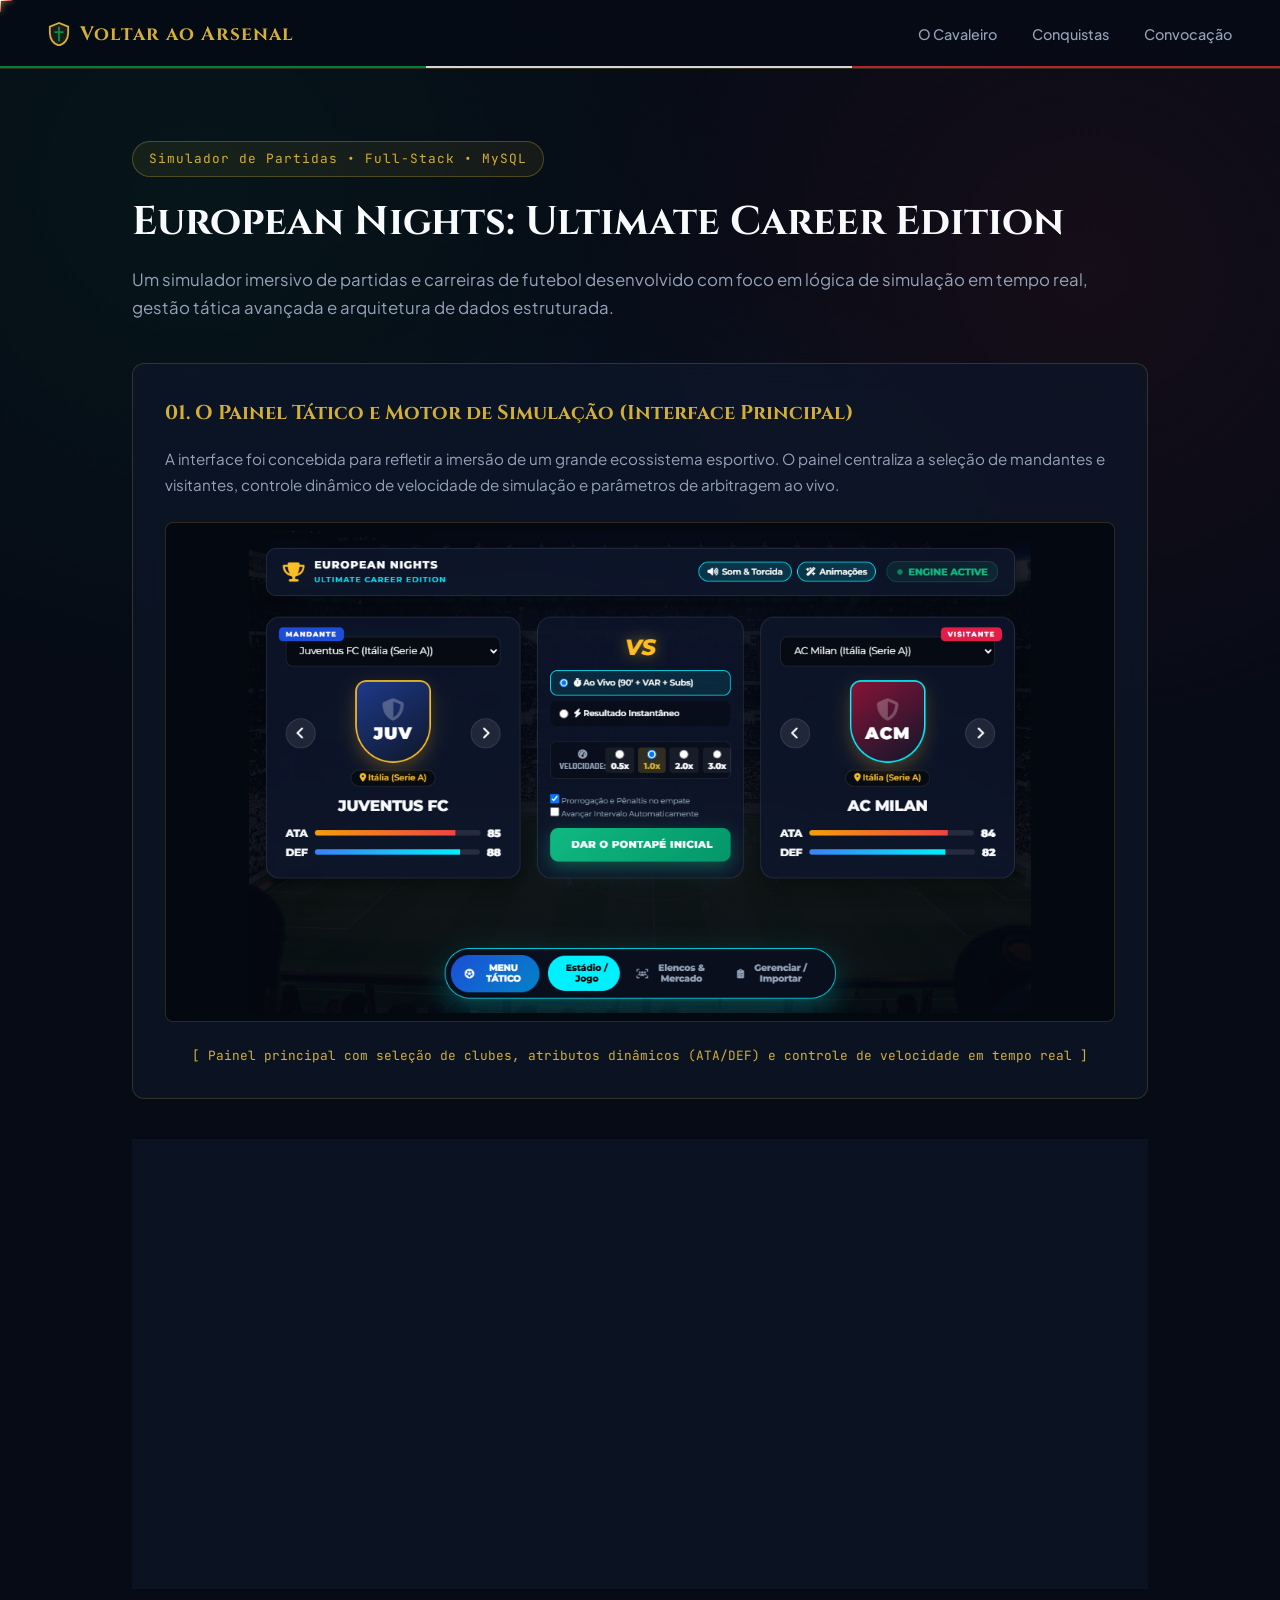
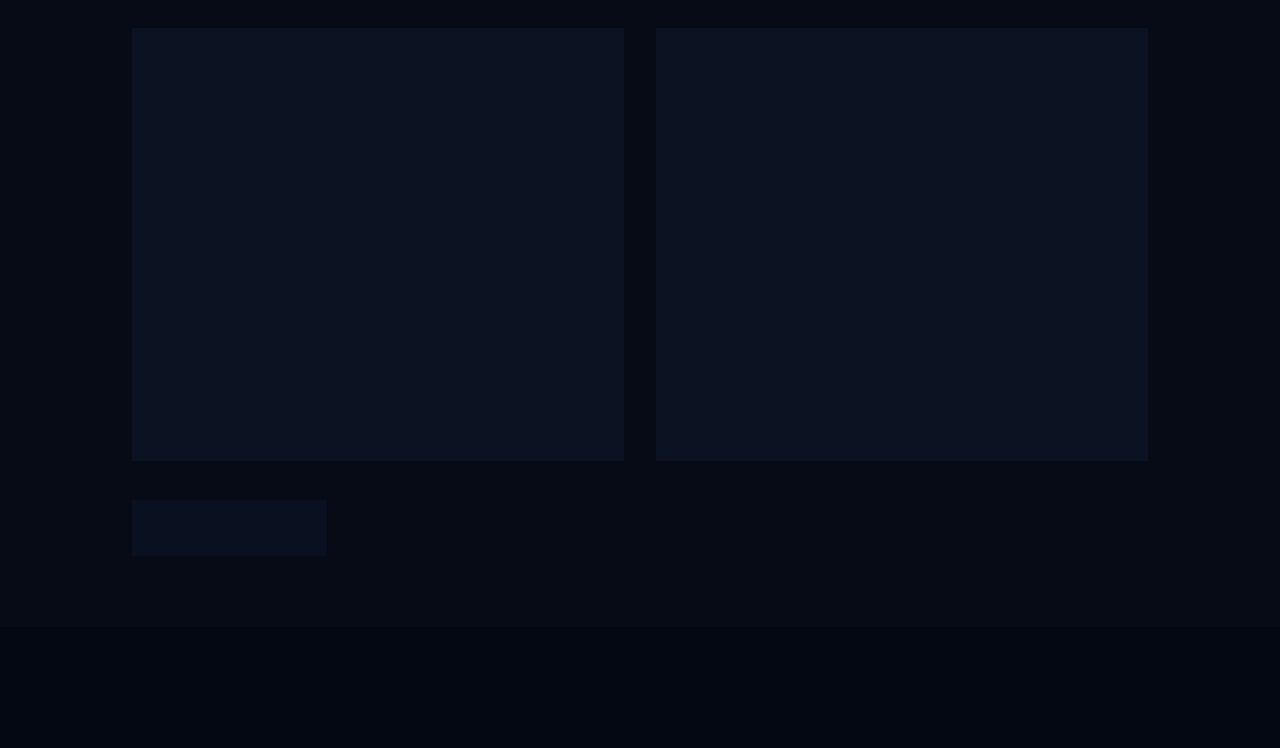
<file: projeto-futebol.html>
<!DOCTYPE html>
<html lang="pt-BR">
<head>
  <meta charset="UTF-8">
  <meta name="viewport" content="width=device-width, initial-scale=1.0">
  <title>European Nights | Gabriel Cardoso</title>
  <link rel="stylesheet" href="css/variables.css">
  <link rel="stylesheet" href="css/main.css">
</head>
<body>

  <!-- CURSOR PERSONALIZADO -->
  <div class="cursor-dot" id="cursor-dot"></div>
  <div class="cursor-ring" id="cursor-ring"></div>

  <!-- ANIMAÇÃO DE ENTRADA: ESTANDARTE DO CAVALEIRO -->
  <div id="gate-overlay" class="gate-overlay">
    <div class="gate-left"></div>
    <div class="gate-right"></div>
    <div class="gate-lock">
      <div class="crest-shield">
        <div class="italy-ribbon"><span></span><span></span><span></span></div>
        <span class="crest-initials">GN</span>
      </div>
      <span class="lock-text">CARREGANDO MOTOR TÁTICO</span>
    </div>
  </div>

  <header class="navbar">
    <a href="index.html" class="logo">
      <svg width="22" height="24" viewBox="0 0 24 26" fill="none" xmlns="http://www.w3.org/2000/svg">
        <path d="M12 1L2 5V12C2 18.5 6.3 24.3 12 25.5C17.7 24.3 22 18.5 22 12V5L12 1Z" stroke="#d4af37" stroke-width="2" fill="rgba(212,175,55,0.1)"/>
        <path d="M12 5V21M7 11H17" stroke="#009246" stroke-width="2"/>
      </svg>
      Voltar ao Arsenal
    </a>
    <nav>
      <ul class="nav-links">
        <li><a href="index.html#sobre">O Cavaleiro</a></li>
        <li><a href="index.html#projetos">Conquistas</a></li>
        <li><a href="index.html#contato">Convocação</a></li>
      </ul>
    </nav>
  </header>

  <main class="container section">
    <span class="badge-tag">Simulador de Partidas &bull; Full-Stack &bull; MySQL</span>
    
    <h1 style="font-family: var(--font-display); font-size: clamp(1.8rem, 4vw, 2.5rem); margin: 1.2rem 0; color: var(--italy-white); line-height: 1.25;">
      European Nights: Ultimate Career Edition
    </h1>
    <p style="color: var(--text-muted); margin-bottom: 2.5rem; font-size: 1.05rem; line-height: 1.7;">
      Um simulador imersivo de partidas e carreiras de futebol desenvolvido com foco em lógica de simulação em tempo real, gestão tática avançada e arquitetura de dados estruturada.
    </p>

    <!-- Seção de Demonstração: Painel da Aplicação -->
    <div class="card reveal" style="margin-bottom: 2.5rem; text-align: center; padding: 2rem;">
      <div class="section-header" style="margin-bottom: 1rem;">
        <h3 style="font-family: var(--font-display); color: var(--accent-gold); font-size: 1.25rem;">
          01. O Painel Tático e Motor de Simulação (Interface Principal)
        </h3>
      </div>
      <p style="color: var(--text-muted); font-size: 0.95rem; margin-bottom: 1.5rem; text-align: left; line-height: 1.7;">
        A interface foi concebida para refletir a imersão de um grande ecossistema esportivo. O painel centraliza a seleção de mandantes e visitantes, controle dinâmico de velocidade de simulação e parâmetros de arbitragem ao vivo.
      </p>
      <img src="assets/projeto-futebol.png" alt="European Nights Preview" style="width: 100%; max-height: 500px; object-fit: contain; border-radius: 8px; border: 1px solid var(--border-subtle); background: #040811; padding: 0.5rem;" onerror="this.src='https://via.placeholder.com/800x450/0d1628/d4af37?text=European+Nights+Preview'">
      <p style="font-family: var(--font-mono); font-size: 0.8rem; color: var(--accent-gold); margin-top: 1rem;">
        [ Painel principal com seleção de clubes, atributos dinâmicos (ATA/DEF) e controle de velocidade em tempo real ]
      </p>
    </div>

    <!-- Exposição detalhada em linguagem acessível -->
    <div class="card reveal" style="margin-bottom: 2.5rem;">
      <h2 style="margin-bottom: 1.2rem;"><span class="sec-num">02</span> Arquitetura & Funcionalidades Principais</h2>
      <p style="color: var(--text-muted); line-height: 1.8; margin-bottom: 1.2rem;">
        Desenvolver este simulador exigiu uma estrutura lógica robusta para processar eventos em tempo real, calcular probabilidades baseadas em atributos de equipe e manter a fluidez visual sem travamentos.
      </p>
      <ul style="color: var(--text-muted); line-height: 1.8; padding-left: 1.2rem; display: flex; flex-direction: column; gap: 0.8rem;">
        <li><strong>Motor de Simulação Ao Vivo (90' + VAR + Subs):</strong> Processamento dinâmico de eventos de partidas, calculando atributos de ataque (ATA) e defesa (DEF) quadro a quadro.</li>
        <li><strong>Controle de Velocidade Dinâmico:</strong> Permite ao utilizador ajustar a velocidade da simulação de 0.5x até 3.0x com atualização fluida de interface.</li>
        <li><strong>Persistência com MySQL:</strong> Estrutura de banco de dados relacional projetada para guardar estados de equipas, plantéis, estatísticas de atletas e dados de carreira.</li>
        <li><strong>Gestão de Elencos & Mercado:</strong> Módulos dedicados para gerir plantéis, táticas de equipa, estádios e transferências.</li>
      </ul>
    </div>

    <!-- Grid Detalhado de Tecnologias -->
    <div class="skills-grid reveal" style="margin-bottom: 2.5rem;">
      <div class="skill-category">
        <h3>Lógica de Simulação & Eventos</h3>
        <p style="color: var(--text-muted); font-size: 0.9rem; margin-bottom: 1rem; line-height: 1.6;">
          O núcleo do motor de jogo lida com o cálculo probabilístico e o fluxo temporal das partidas:
        </p>
        <ul>
          <li><strong>Cálculo de Força (ATA vs DEF):</strong> Algoritmos de balanceamento de estatísticas.</li>
          <li><strong>Gatilhos de VAR e Substituições:</strong> Eventos randômicos controlados por estado.</li>
          <li><strong>Gestão de Placar e Súmula:</strong> Atualização síncrona em tempo real.</li>
        </ul>
      </div>

      <div class="skill-category">
        <h3>Tecnologias Aplicadas</h3>
        <p style="color: var(--text-muted); font-size: 0.9rem; margin-bottom: 1rem; line-height: 1.6;">
          Para estruturar todo o ecossistema técnico e visual, foram empregadas ferramentas modernas:
        </p>
        <ul>
          <li><strong>JavaScript (ES6+) & Node.js:</strong> Lógica central e servidor de rotas.</li>
          <li><strong>MySQL:</strong> Banco de dados relacional para carreiras e elencos.</li>
          <li><strong>HTML5 & CSS3:</strong> Layout responsivo com variáveis customizadas.</li>
        </ul>
      </div>
    </div>

    <div class="hero-actions" style="justify-content: flex-start;">
      <a href="index.html" class="btn btn-outline">Voltar ao Portfólio</a>
    </div>
  </main>

  <footer class="footer">
    <p>&copy; 2026 Gabriel Cardoso Do Nascimento &bull; Cavaliere del Codice</p>
  </footer>

  <script>
    document.addEventListener('DOMContentLoaded', () => {
      // 1. Estandarte de Entrada
      const gateOverlay = document.getElementById('gate-overlay');
      if (gateOverlay) {
        setTimeout(() => gateOverlay.classList.add('open'), 250);
      }

      // 2. Cursor Personalizado
      const dot = document.getElementById('cursor-dot');
      const ring = document.getElementById('cursor-ring');
      if (dot && ring && window.matchMedia('(pointer: fine)').matches) {
        window.addEventListener('mousemove', (e) => {
          dot.style.left = `${e.clientX}px`;
          dot.style.top = `${e.clientY}px`;
          ring.animate({ left: `${e.clientX}px`, top: `${e.clientY}px` }, { duration: 180, fill: 'forwards' });
        });
        document.addEventListener('mouseover', (e) => {
          if (e.target.closest('a, button, .card, .skill-category')) {
            ring.classList.add('active');
          } else {
            ring.classList.remove('active');
          }
        });
      }

      // 3. Efeito Spotlight
      document.addEventListener('mousemove', (e) => {
        document.querySelectorAll('.card, .skill-category').forEach((card) => {
          const rect = card.getBoundingClientRect();
          card.style.setProperty('--mouse-x', `${e.clientX - rect.left}px`);
          card.style.setProperty('--mouse-y', `${e.clientY - rect.top}px`);
        });
      });

      // 4. Scroll Reveal
      const observer = new IntersectionObserver((entries) => {
        entries.forEach((entry) => {
          if (entry.isIntersecting) entry.target.classList.add('visible');
        });
      }, { threshold: 0.1 });
      document.querySelectorAll('.reveal').forEach((el) => observer.observe(el));
    });
  </script>
</body>
</html>
</file>
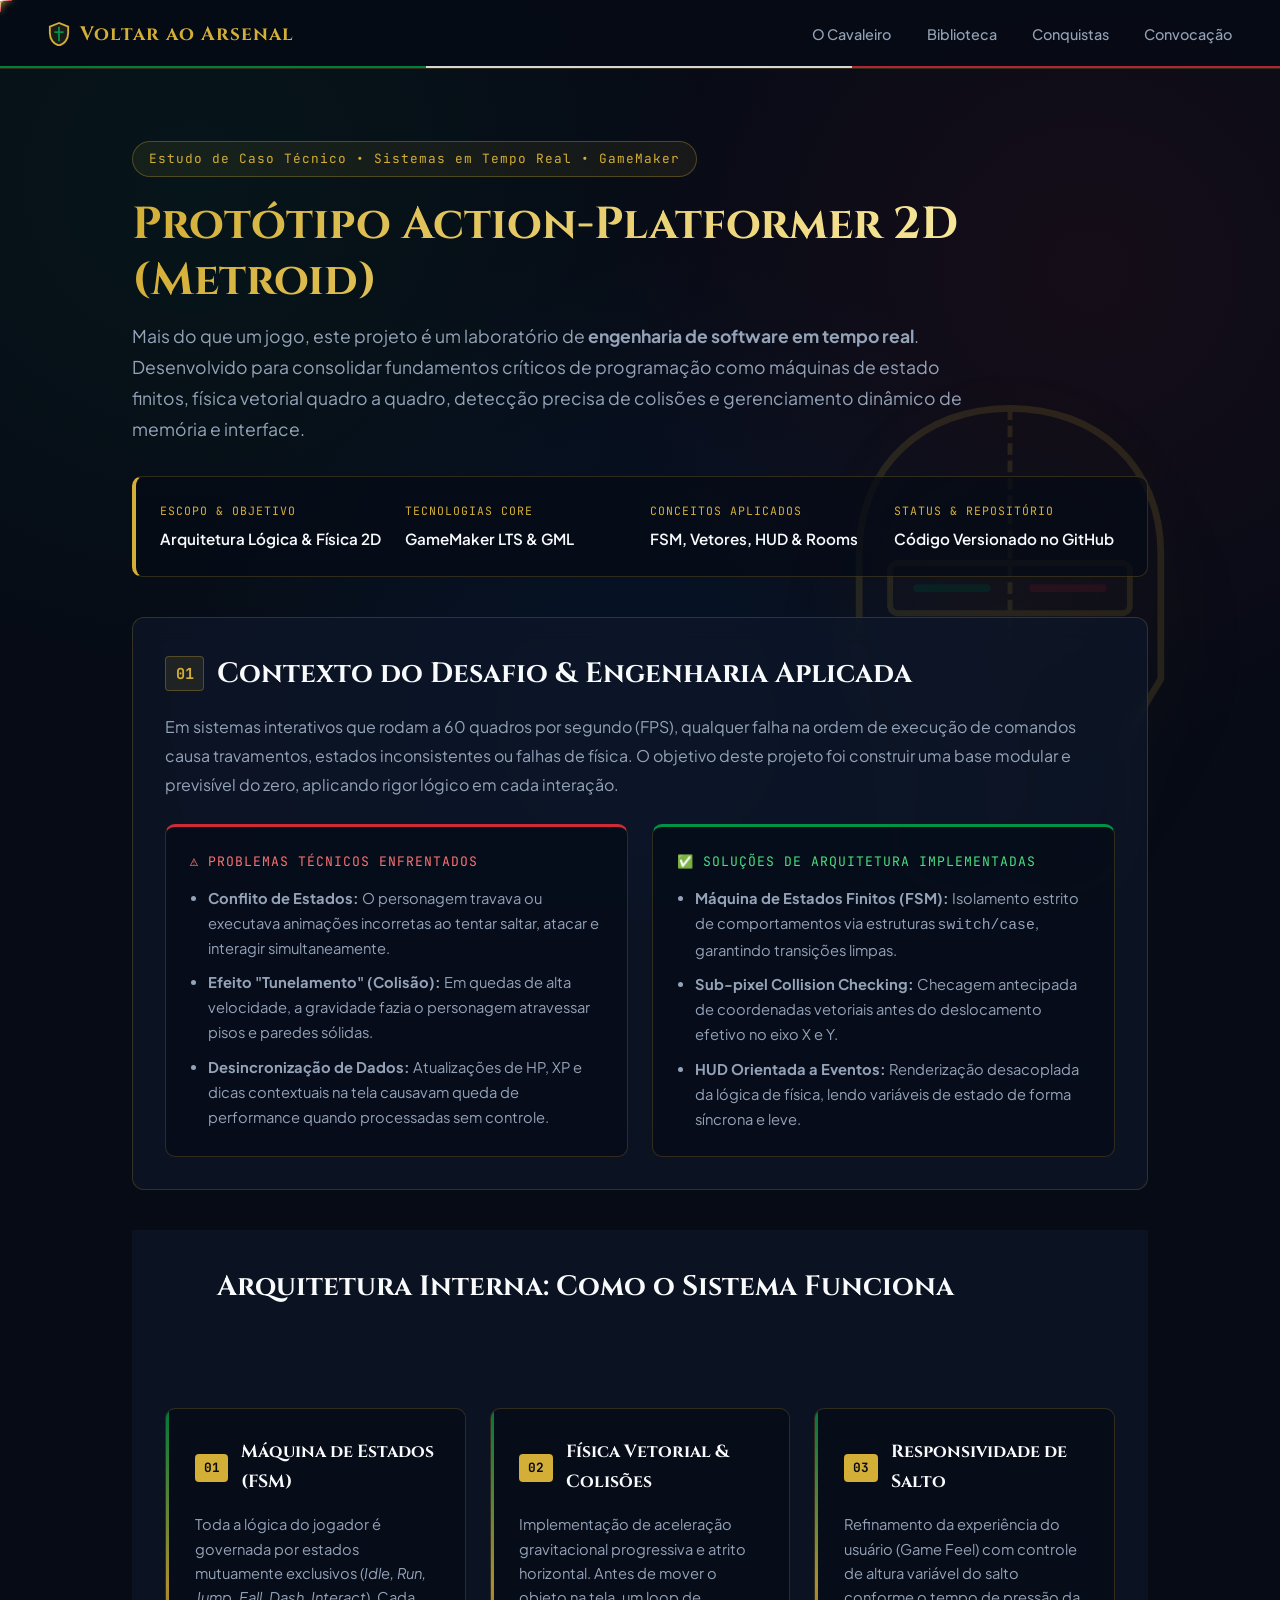
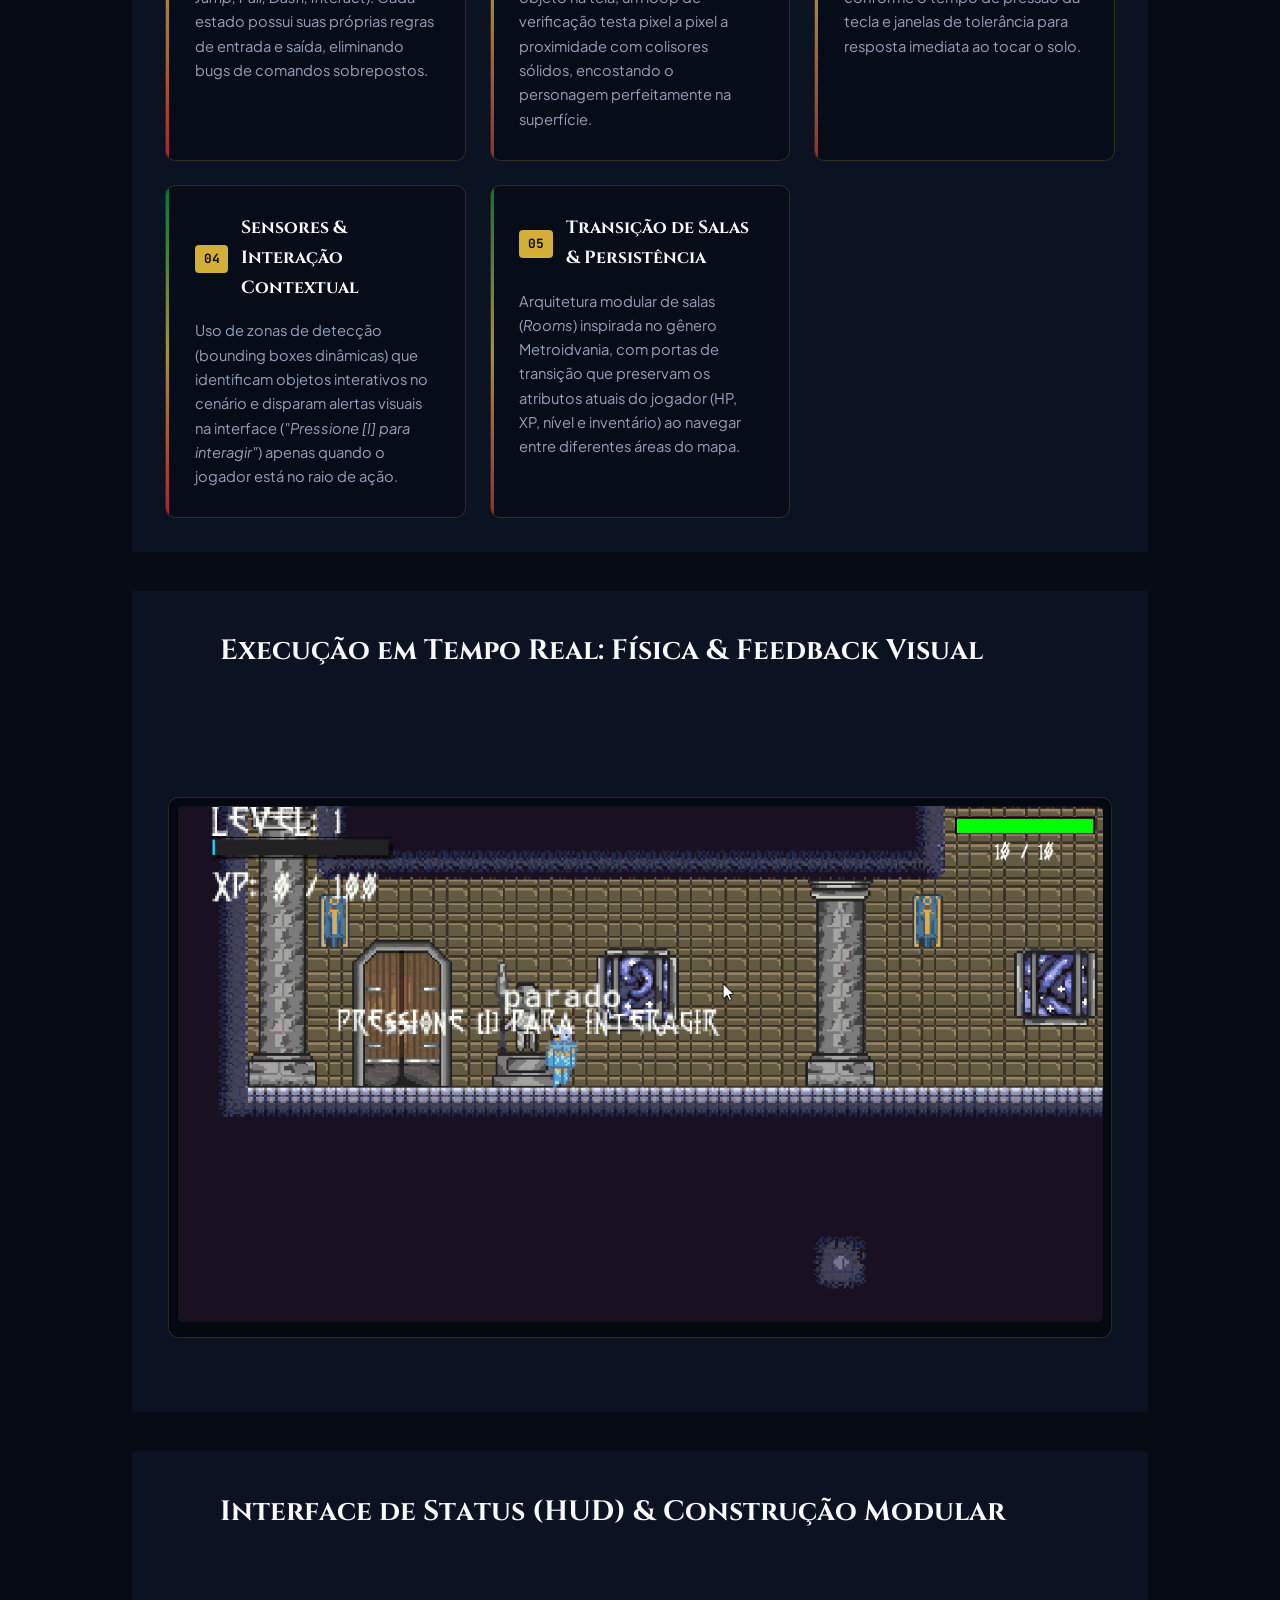
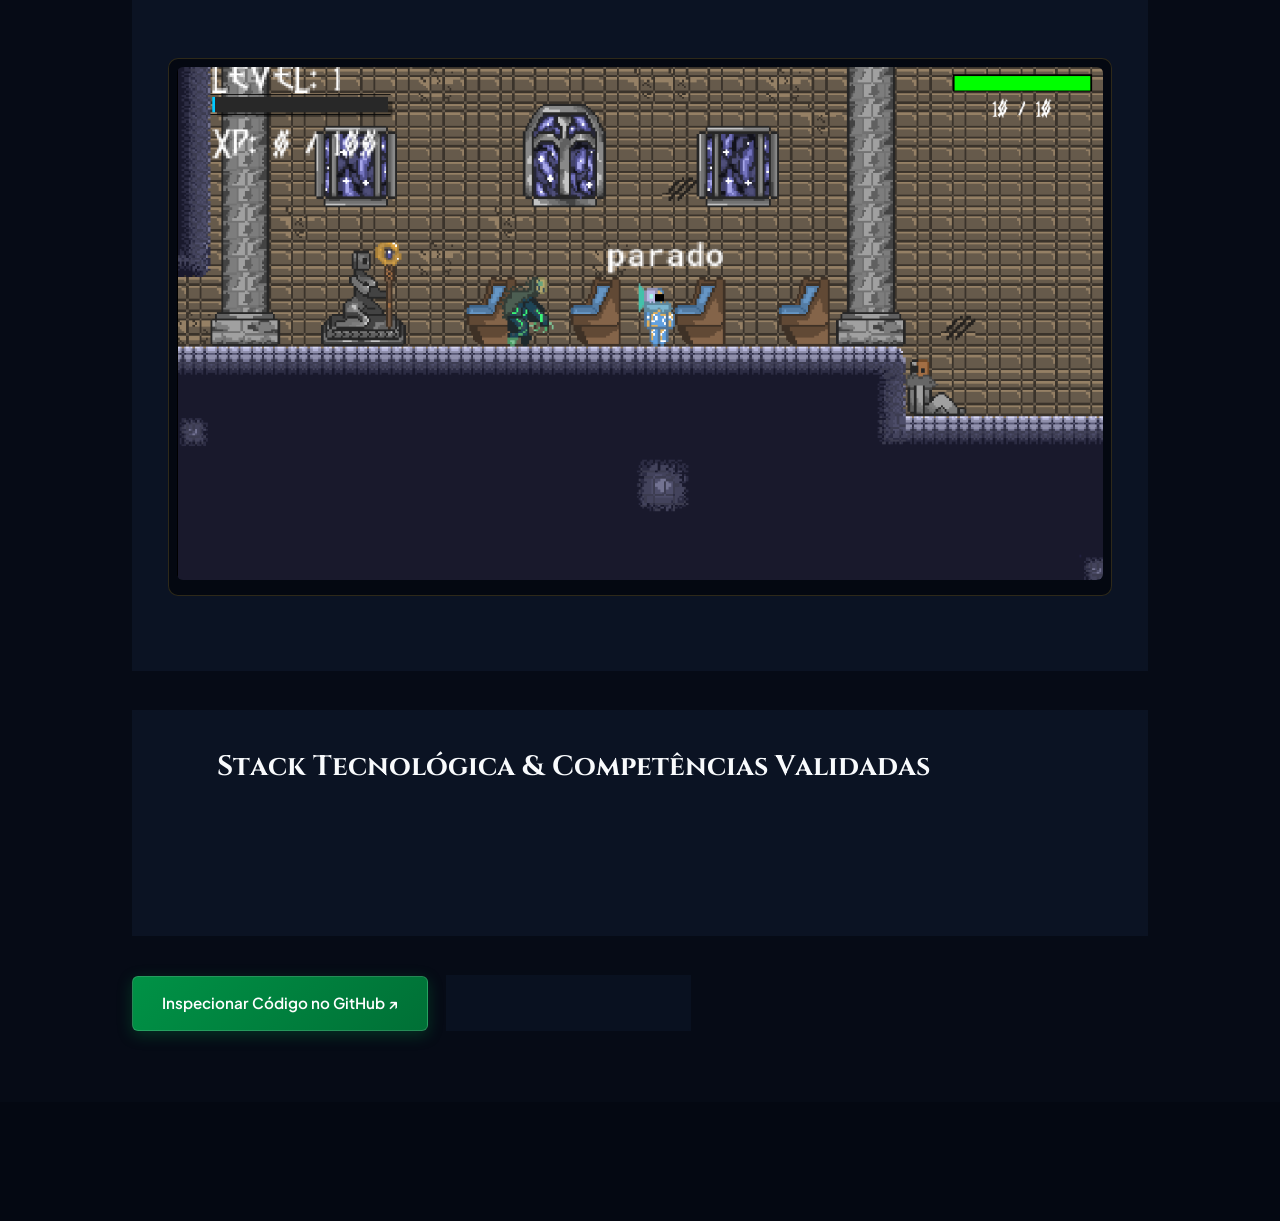
<file: projeto-metroide.html>
<!DOCTYPE html>
<html lang="pt-BR">
<head>
  <meta charset="UTF-8">
  <meta name="viewport" content="width=device-width, initial-scale=1.0">
  <title>Engenharia de Jogos 2D (Metroid) | Gabriel Cardoso</title>
  <link rel="stylesheet" href="css/variables.css">
  <link rel="stylesheet" href="css/main.css">
  <style>
    /* Estilos específicos de destaque técnico para páginas de Estudo de Caso */
    .case-study-meta {
      display: grid;
      grid-template-columns: repeat(auto-fit, minmax(200px, 1fr));
      gap: 1rem;
      margin: 2rem 0 2.5rem 0;
      padding: 1.5rem;
      background: rgba(6, 11, 22, 0.75);
      border: 1px solid var(--border-subtle);
      border-left: 4px solid var(--accent-gold);
      border-radius: 10px;
    }

    .meta-item {
      display: flex;
      flex-direction: column;
      gap: 0.3rem;
    }

    .meta-label {
      font-family: var(--font-mono);
      font-size: 0.72rem;
      color: var(--accent-gold);
      text-transform: uppercase;
      letter-spacing: 1px;
    }

    .meta-value {
      font-family: var(--font-sans);
      font-size: 0.95rem;
      font-weight: 600;
      color: var(--italy-white);
    }

    .engineering-grid {
      display: grid;
      grid-template-columns: repeat(auto-fit, minmax(290px, 1fr));
      gap: 1.5rem;
      margin-top: 1.5rem;
    }

    .eng-pillar-card {
      background: rgba(6, 11, 22, 0.7);
      border: 1px solid var(--border-subtle);
      border-radius: 10px;
      padding: 1.8rem;
      position: relative;
      overflow: hidden;
      transition: transform 0.3s cubic-bezier(0.2, 0.8, 0.2, 1), border-color 0.3s ease, box-shadow 0.3s ease;
    }

    .eng-pillar-card::before {
      content: '';
      position: absolute;
      top: 0;
      left: 0;
      width: 3px;
      height: 100%;
      background: linear-gradient(to bottom, var(--italy-green), var(--accent-gold), var(--italy-red));
      opacity: 0.8;
    }

    .eng-pillar-card:hover {
      transform: translateY(-5px);
      border-color: var(--border-glow);
      box-shadow: 0 12px 28px rgba(0, 0, 0, 0.5);
    }

    .eng-pillar-header {
      display: flex;
      align-items: center;
      gap: 0.8rem;
      margin-bottom: 0.9rem;
    }

    .eng-badge-num {
      font-family: var(--font-mono);
      font-size: 0.8rem;
      font-weight: 700;
      color: var(--bg-deep);
      background: var(--accent-gold);
      padding: 0.2rem 0.55rem;
      border-radius: 4px;
    }

    .eng-pillar-card h4 {
      font-family: var(--font-display);
      color: var(--italy-white);
      font-size: 1.1rem;
      margin: 0;
    }

    .eng-pillar-card p {
      color: var(--text-muted);
      font-size: 0.92rem;
      line-height: 1.65;
      margin: 0;
    }

    .problem-solution-split {
      display: grid;
      grid-template-columns: 1fr 1fr;
      gap: 1.5rem;
      margin-top: 1.5rem;
    }

    .ps-box {
      padding: 1.5rem;
      border-radius: 10px;
      background: rgba(6, 11, 22, 0.65);
      border: 1px solid var(--border-subtle);
    }

    .ps-box.problem {
      border-top: 3px solid var(--italy-red);
    }

    .ps-box.solution {
      border-top: 3px solid var(--italy-green);
    }

    .ps-title {
      font-family: var(--font-mono);
      font-size: 0.82rem;
      text-transform: uppercase;
      letter-spacing: 1px;
      margin-bottom: 0.8rem;
      display: flex;
      align-items: center;
      gap: 0.5rem;
    }

    .ps-box.problem .ps-title { color: #f87171; }
    .ps-box.solution .ps-title { color: #4ade80; }

    .media-showcase {
      position: relative;
      border-radius: 10px;
      overflow: hidden;
      border: 1px solid var(--border-subtle);
      background: #040811;
      padding: 0.5rem;
      transition: border-color 0.3s ease, box-shadow 0.3s ease;
    }

    .media-showcase:hover {
      border-color: var(--accent-gold);
      box-shadow: 0 0 25px rgba(212, 175, 55, 0.18);
    }

    @media (max-width: 768px) {
      .problem-solution-split {
        grid-template-columns: 1fr;
      }
    }
  </style>
</head>
<body>

  <!-- ELMO DE CAVALEIRO SUTIL AO FUNDO -->
  <svg class="knight-bg-watermark" viewBox="0 0 300 300" fill="none" xmlns="http://www.w3.org/2000/svg">
    <defs>
      <radialGradient id="knightGlow" cx="50%" cy="50%" r="50%">
        <stop offset="0%" stop-color="#d4af37" stop-opacity="0.25"/>
        <stop offset="100%" stop-color="#040811" stop-opacity="0"/>
      </radialGradient>
    </defs>
    <circle cx="150" cy="150" r="130" fill="url(#knightGlow)"/>
    <path d="M150 25C105 25 72 55 72 100V165L90 195V245C90 262 104 275 120 275H180C196 275 210 262 210 245V195L228 165V100C228 55 195 25 150 25Z" stroke="#d4af37" stroke-width="3.5" fill="rgba(13, 22, 40, 0.4)" stroke-linejoin="round"/>
    <path d="M150 25V275" stroke="#d4af37" stroke-width="2.5" stroke-dasharray="6 3"/>
    <rect x="88" y="105" width="124" height="26" rx="4" stroke="#d4af37" stroke-width="3" fill="rgba(212, 175, 55, 0.08)"/>
    <line x1="102" y1="118" x2="138" y2="118" stroke="#009246" stroke-width="4" stroke-linecap="round"/>
    <line x1="162" y1="118" x2="198" y2="118" stroke="#ce2b37" stroke-width="4" stroke-linecap="round"/>
  </svg>

  <!-- CURSOR TÁTICO PERSONALIZADO -->
  <div class="cursor-ring" id="cursor-ring">
    <div class="cursor-dot-inner"></div>
  </div>

  <!-- ANIMAÇÃO DE ENTRADA: ESTANDARTE DO CAVALEIRO -->
  <div id="gate-overlay" class="gate-overlay">
    <div class="gate-left"></div>
    <div class="gate-right"></div>
    <div class="gate-lock">
      <div class="crest-shield">
        <div class="italy-ribbon"><span></span><span></span><span></span></div>
        <span class="crest-initials">GN</span>
      </div>
      <span class="lock-text">CARREGANDO ARQUITETURA LÓGICA</span>
    </div>
  </div>

  <!-- BARRA DE NAVEGAÇÃO -->
  <header class="navbar">
    <a href="index.html" class="logo">
      <svg width="22" height="24" viewBox="0 0 24 26" fill="none" xmlns="http://www.w3.org/2000/svg">
        <path d="M12 1L2 5V12C2 18.5 6.3 24.3 12 25.5C17.7 24.3 22 18.5 22 12V5L12 1Z" stroke="#d4af37" stroke-width="2" fill="rgba(212,175,55,0.1)"/>
        <path d="M12 5V21M7 11H17" stroke="#009246" stroke-width="2"/>
      </svg>
      Voltar ao Arsenal
    </a>
    <nav>
      <ul class="nav-links">
        <li><a href="index.html#sobre">O Cavaleiro</a></li>
        <li><a href="index.html#habilidades">Biblioteca</a></li>
        <li><a href="index.html#projetos">Conquistas</a></li>
        <li><a href="index.html#contato">Convocação</a></li>
      </ul>
    </nav>
  </header>

  <main class="container section">
    <span class="badge-tag">Estudo de Caso Técnico &bull; Sistemas em Tempo Real &bull; GameMaker</span>
    
    <h1 class="gold-shimmer" style="font-family: var(--font-display); font-size: clamp(1.9rem, 4vw, 2.8rem); margin: 1.2rem 0 0.8rem 0; line-height: 1.25;">
      Protótipo Action-Platformer 2D (Metroid)
    </h1>
    <p style="color: var(--text-muted); font-size: 1.1rem; line-height: 1.75; max-width: 850px;">
      Mais do que um jogo, este projeto é um laboratório de <strong>engenharia de software em tempo real</strong>. Desenvolvido para consolidar fundamentos críticos de programação como máquinas de estado finitos, física vetorial quadro a quadro, detecção precisa de colisões e gerenciamento dinâmico de memória e interface.
    </p>

    <!-- METADADOS EXECUTIVOS DO PROJETO -->
    <div class="case-study-meta reveal">
      <div class="meta-item">
        <span class="meta-label">Escopo & Objetivo</span>
        <span class="meta-value">Arquitetura Lógica & Física 2D</span>
      </div>
      <div class="meta-item">
        <span class="meta-label">Tecnologias Core</span>
        <span class="meta-value">GameMaker LTS & GML</span>
      </div>
      <div class="meta-item">
        <span class="meta-label">Conceitos Aplicados</span>
        <span class="meta-value">FSM, Vetores, HUD & Rooms</span>
      </div>
      <div class="meta-item">
        <span class="meta-label">Status & Repositório</span>
        <span class="meta-value">Código Versionado no GitHub</span>
      </div>
    </div>

    <!-- SEÇÃO 01: O PROBLEMA E A SOLUÇÃO DE ENGENHARIA -->
    <div class="card reveal" style="margin-bottom: 2.5rem;">
      <div class="section-header" style="margin-bottom: 1rem;">
        <h2><span class="sec-num">01</span> <span class="char-title-anim">Contexto do Desafio & Engenharia Aplicada</span></h2>
      </div>
      <p style="color: var(--text-muted); line-height: 1.8;">
        Em sistemas interativos que rodam a 60 quadros por segundo (FPS), qualquer falha na ordem de execução de comandos causa travamentos, estados inconsistentes ou falhas de física. O objetivo deste projeto foi construir uma base modular e previsível do zero, aplicando rigor lógico em cada interação.
      </p>

      <div class="problem-solution-split">
        <div class="ps-box problem">
          <div class="ps-title">⚠️ Problemas Técnicos Enfrentados</div>
          <ul style="color: var(--text-muted); font-size: 0.92rem; line-height: 1.7; padding-left: 1.1rem; display: flex; flex-direction: column; gap: 0.6rem;">
            <li><strong>Conflito de Estados:</strong> O personagem travava ou executava animações incorretas ao tentar saltar, atacar e interagir simultaneamente.</li>
            <li><strong>Efeito "Tunelamento" (Colisão):</strong> Em quedas de alta velocidade, a gravidade fazia o personagem atravessar pisos e paredes sólidas.</li>
            <li><strong>Desincronização de Dados:</strong> Atualizações de HP, XP e dicas contextuais na tela causavam queda de performance quando processadas sem controle.</li>
          </ul>
        </div>

        <div class="ps-box solution">
          <div class="ps-title">✅ Soluções de Arquitetura Implementadas</div>
          <ul style="color: var(--text-muted); font-size: 0.92rem; line-height: 1.7; padding-left: 1.1rem; display: flex; flex-direction: column; gap: 0.6rem;">
            <li><strong>Máquina de Estados Finitos (FSM):</strong> Isolamento estrito de comportamentos via estruturas <code>switch/case</code>, garantindo transições limpas.</li>
            <li><strong>Sub-pixel Collision Checking:</strong> Checagem antecipada de coordenadas vetoriais antes do deslocamento efetivo no eixo X e Y.</li>
            <li><strong>HUD Orientada a Eventos:</strong> Renderização desacoplada da lógica de física, lendo variáveis de estado de forma síncrona e leve.</li>
          </ul>
        </div>
      </div>
    </div>

    <!-- SEÇÃO 02: PILARES DA ENGENHARIA POR TRÁS DO CÓDIGO -->
    <div class="card reveal" style="margin-bottom: 2.5rem;">
      <div class="section-header" style="margin-bottom: 1rem;">
        <h2><span class="sec-num">02</span> <span class="char-title-anim">Arquitetura Interna: Como o Sistema Funciona</span></h2>
      </div>
      <p style="color: var(--text-muted); line-height: 1.8;">
        Abaixo estão detalhados os cinco módulos lógicos projetados para dar sustentação, responsividade e escalabilidade ao protótipo:
      </p>

      <div class="engineering-grid">
        <div class="eng-pillar-card">
          <div class="eng-pillar-header">
            <span class="eng-badge-num">01</span>
            <h4>Máquina de Estados (FSM)</h4>
          </div>
          <p>
            Toda a lógica do jogador é governada por estados mutuamente exclusivos (<em>Idle, Run, Jump, Fall, Dash, Interact</em>). Cada estado possui suas próprias regras de entrada e saída, eliminando bugs de comandos sobrepostos.
          </p>
        </div>

        <div class="eng-pillar-card">
          <div class="eng-pillar-header">
            <span class="eng-badge-num">02</span>
            <h4>Física Vetorial & Colisões</h4>
          </div>
          <p>
            Implementação de aceleração gravitacional progressiva e atrito horizontal. Antes de mover o objeto na tela, um loop de verificação testa pixel a pixel a proximidade com colisores sólidos, encostando o personagem perfeitamente na superfície.
          </p>
        </div>

        <div class="eng-pillar-card">
          <div class="eng-pillar-header">
            <span class="eng-badge-num">03</span>
            <h4>Responsividade de Salto</h4>
          </div>
          <p>
            Refinamento da experiência do usuário (Game Feel) com controle de altura variável do salto conforme o tempo de pressão da tecla e janelas de tolerância para resposta imediata ao tocar o solo.
          </p>
        </div>

        <div class="eng-pillar-card">
          <div class="eng-pillar-header">
            <span class="eng-badge-num">04</span>
            <h4>Sensores & Interação Contextual</h4>
          </div>
          <p>
            Uso de zonas de detecção (bounding boxes dinâmicas) que identificam objetos interativos no cenário e disparam alertas visuais na interface (<em>"Pressione [I] para interagir"</em>) apenas quando o jogador está no raio de ação.
          </p>
        </div>

        <div class="eng-pillar-card">
          <div class="eng-pillar-header">
            <span class="eng-badge-num">05</span>
            <h4>Transição de Salas & Persistência</h4>
          </div>
          <p>
            Arquitetura modular de salas (<em>Rooms</em>) inspirada no gênero Metroidvania, com portas de transição que preservam os atributos atuais do jogador (HP, XP, nível e inventário) ao navegar entre diferentes áreas do mapa.
          </p>
        </div>
      </div>
    </div>

    <!-- SEÇÃO 03: DEMONSTRAÇÃO VISUAL EM TEMPO REAL -->
    <div class="card reveal" style="margin-bottom: 2.5rem; padding: 2.2rem;">
      <div class="section-header" style="margin-bottom: 1rem;">
        <h2><span class="sec-num">03</span> <span class="char-title-anim">Execução em Tempo Real: Física & Feedback Visual</span></h2>
      </div>
      <p style="color: var(--text-muted); font-size: 0.98rem; margin-bottom: 1.5rem; line-height: 1.75;">
        A demonstração abaixo ilustra o motor de física e os sensores de proximidade operando em conjunto. Observe a resposta imediata da movimentação, o alinhamento preciso nas plataformas e o gatilho dinâmico de interface ao se aproximar de pontos de interesse.
      </p>
      <div class="media-showcase" style="text-align: center;">
        <img src="assets/metroide-gameplay.gif" alt="Gameplay e Física do Protótipo Metroid" style="width: 100%; max-height: 520px; object-fit: contain; border-radius: 6px;" onerror="this.src='https://via.placeholder.com/800x450/0d1628/d4af37?text=Gameplay+do+Metroid'">
      </div>
      <p style="font-family: var(--font-mono); font-size: 0.8rem; color: var(--accent-gold); margin-top: 1rem; text-align: center;">
        [ Ciclo de execução a 60 FPS: leitura de inputs, cálculo vetorial de movimento e disparo de gatilhos contextuais ]
      </p>
    </div>

    <!-- SEÇÃO 04: ARQUITETURA DE INTERFACE (HUD) E AMBIENTE -->
    <div class="card reveal" style="margin-bottom: 2.5rem; padding: 2.2rem;">
      <div class="section-header" style="margin-bottom: 1rem;">
        <h2><span class="sec-num">04</span> <span class="char-title-anim">Interface de Status (HUD) & Construção Modular</span></h2>
      </div>
      <p style="color: var(--text-muted); font-size: 0.98rem; margin-bottom: 1.5rem; line-height: 1.75;">
        O painel superior (HUD) exibe em tempo real o nível atual, a barra de pontos de vida (HP) e o progresso de experiência (XP). Os cenários foram construídos com blocos modulares (<em>tilesets</em>) otimizados para manter baixo consumo de memória e estética atmosférica.
      </p>
      <div class="media-showcase" style="text-align: center;">
        <img src="assets/metroide-screen.png" alt="Cenário e Interface HUD do Metroid" style="width: 100%; max-height: 520px; object-fit: cover; border-radius: 6px;" onerror="this.src='https://via.placeholder.com/800x450/0d1628/d4af37?text=Cenario+e+HUD+do+Metroid'">
      </div>
      <p style="font-family: var(--font-mono); font-size: 0.8rem; color: var(--accent-gold); margin-top: 1rem; text-align: center;">
        [ Renderização de camadas (Layers), tilesets estruturados e HUD sincronizada com o estado global ]
      </p>
    </div>

    <!-- SEÇÃO 05: STACK TECNOLÓGICA & COMPETÊNCIAS DEMONSTRADAS -->
    <div class="card reveal" style="margin-bottom: 2.5rem;">
      <div class="section-header" style="margin-bottom: 1rem;">
        <h2><span class="sec-num">05</span> <span class="char-title-anim">Stack Tecnológica & Competências Validadas</span></h2>
      </div>
      <div class="tech-list" style="margin-top: 1rem;">
        <span class="tech-badge">GameMaker Language (GML)</span>
        <span class="tech-badge">Máquina de Estados Finitos (FSM)</span>
        <span class="tech-badge">Matemática Vetorial & Física 2D</span>
        <span class="tech-badge">Detecção de Colisões (AABB)</span>
        <span class="tech-badge">Gerenciamento de Eventos & HUD</span>
        <span class="tech-badge">Controle de Versão (Git & GitHub)</span>
      </div>
    </div>

    <!-- AÇÕES FINAIS -->
    <div class="hero-actions" style="justify-content: flex-start; gap: 1.2rem;">
      <a href="https://github.com/EzaquielAngel/metroide" target="_blank" class="btn btn-primary">Inspecionar Código no GitHub ↗</a>
      <a href="index.html#projetos" class="btn btn-outline">← Voltar para Conquistas</a>
    </div>
  </main>

  <footer class="footer">
    <p>&copy; 2026 Gabriel Cardoso Do Nascimento &bull; Cavaliere del Codice</p>
  </footer>

  <script>
    document.addEventListener('DOMContentLoaded', () => {
      // 1. Estandarte de Entrada
      const gateOverlay = document.getElementById('gate-overlay');
      if (gateOverlay) {
        setTimeout(() => gateOverlay.classList.add('open'), 250);
      }

      // 2. Animação Letra por Letra nos Títulos das Seções
      document.querySelectorAll('.char-title-anim').forEach((el) => {
        const text = el.textContent.trim();
        el.textContent = '';
        [...text].forEach((char, index) => {
          const span = document.createElement('span');
          span.textContent = char === ' ' ? '\u00A0' : char;
          span.classList.add('char-animate');
          span.style.animationDelay = `${0.08 + index * 0.02}s`;
          el.appendChild(span);
        });
      });

      // 3. Cursor Tático Otimizado (Sem Delay)
      const cursorRing = document.getElementById('cursor-ring');
      if (cursorRing && window.matchMedia('(pointer: fine)').matches) {
        let mouseX = 0;
        let mouseY = 0;
        let animationFrameId = null;

        window.addEventListener('mousemove', (e) => {
          mouseX = e.clientX;
          mouseY = e.clientY;
          if (!animationFrameId) {
            animationFrameId = requestAnimationFrame(() => {
              cursorRing.style.transform = `translate3d(${mouseX}px, ${mouseY}px, 0)`;
              animationFrameId = null;
            });
          }
        }, { passive: true });

        document.addEventListener('mouseover', (e) => {
          if (e.target.closest('a, button, .card, .eng-pillar-card, .media-showcase')) {
            cursorRing.classList.add('active');
          } else {
            cursorRing.classList.remove('active');
          }
        });
      }

      // 4. Efeito Spotlight nos Cards
      document.addEventListener('mousemove', (e) => {
        document.querySelectorAll('.card, .eng-pillar-card').forEach((card) => {
          const rect = card.getBoundingClientRect();
          card.style.setProperty('--mouse-x', `${e.clientX - rect.left}px`);
          card.style.setProperty('--mouse-y', `${e.clientY - rect.top}px`);
        });
      }, { passive: true });

      // 5. Scroll Reveal
      const observer = new IntersectionObserver((entries) => {
        entries.forEach((entry) => {
          if (entry.isIntersecting) entry.target.classList.add('visible');
        });
      }, { threshold: 0.1 });
      document.querySelectorAll('.reveal').forEach((el) => observer.observe(el));
    });
  </script>
</body>
</html>
</file>
<file: css/variables.css>
@import url('https://fonts.googleapis.com/css2?family=Cinzel:wght@600;700;800&family=JetBrains+Mono:wght@400;500&family=Plus+Jakarta+Sans:wght@400;500;600;700&display=swap');

:root {
  /* Paleta Azzurro Noturno & Cavalaria */
  --bg-deep: #060b16;
  --bg-surface: rgba(13, 22, 40, 0.78);
  --bg-surface-hover: rgba(20, 34, 61, 0.9);
  
  /* Cores da Itália & Ouro Medieval */
  --italy-green: #009246;
  --italy-white: #f8fafc;
  --italy-red: #ce2b37;
  --accent-gold: #d4af37;
  --accent-azzurro: #0066cc;
  
  /* Textos e Bordas */
  --text-main: #f1f5f9;
  --text-muted: #94a3b8;
  --border-subtle: rgba(212, 175, 55, 0.2);
  --border-glow: rgba(212, 175, 55, 0.55);
  
  /* Tipografia */
  --font-display: 'Cinzel', serif;
  --font-sans: 'Plus Jakarta Sans', system-ui, -apple-system, sans-serif;
  --font-mono: 'JetBrains Mono', monospace;
}
</file>
<file: css/main.css>
html {
  scroll-behavior: smooth;
}

* {
  margin: 0;
  padding: 0;
  box-sizing: border-box;
}

body {
  background-color: var(--bg-deep);
  color: var(--text-main);
  font-family: var(--font-sans);
  line-height: 1.7;
  overflow-x: hidden;
  background-image: 
    radial-gradient(circle at 15% 20%, rgba(0, 146, 70, 0.08) 0%, transparent 40%),
    radial-gradient(circle at 85% 30%, rgba(206, 43, 55, 0.08) 0%, transparent 40%),
    radial-gradient(circle at 50% 80%, rgba(0, 102, 204, 0.1) 0%, transparent 50%);
  background-attachment: fixed;
}

/* --- ELMO DE CAVALEIRO MEGALOMANÍACO AO FUNDO --- */
.knight-bg-watermark {
  position: fixed;
  right: -20px;
  bottom: -40px;
  width: 580px;
  height: 580px;
  opacity: 0.14;
  pointer-events: none;
  z-index: 0;
  filter: drop-shadow(0 0 35px rgba(212, 175, 55, 0.25));
  animation: float-knight-megalomania 9s ease-in-out infinite;
}

@keyframes float-knight-megalomania {
  0%, 100% { 
    transform: translateY(0px) rotate(0deg) scale(1); 
    filter: drop-shadow(0 0 25px rgba(212, 175, 55, 0.2));
  }
  50% { 
    transform: translateY(-18px) rotate(-1.2deg) scale(1.03); 
    filter: drop-shadow(0 0 45px rgba(212, 175, 55, 0.45));
  }
}

/* --- CURSOR TÁTICO PERSONALIZADO (OTIMIZADO E ÁGIL) --- */
@media (pointer: fine) {
  body, html, a, button, input, textarea, .project-card, .library-book, .modal-close-btn, [onclick], * {
    cursor: none !important;
  }

  .cursor-ring {
    position: fixed;
    top: 0;
    left: 0;
    width: 28px;
    height: 28px;
    pointer-events: none !important;
    transform: translate3d(0, 0, 0);
    margin-left: -14px;
    margin-top: -14px;
    z-index: 999999;
    transition: width 0.15s ease, height 0.15s ease;
    display: flex;
    align-items: center;
    justify-content: center;
    will-change: transform;
  }

  .cursor-ring * {
    pointer-events: none !important;
  }

  .cursor-ring::before {
    content: '';
    position: absolute;
    width: 2px;
    height: 24px;
    background: linear-gradient(to bottom, #009246, #fff, #ce2b37);
    box-shadow: 0 0 6px var(--accent-gold);
  }

  .cursor-ring::after {
    content: '';
    position: absolute;
    width: 24px;
    height: 2px;
    background: linear-gradient(to right, #009246, #fff, #ce2b37);
    box-shadow: 0 0 6px var(--accent-gold);
  }

  .cursor-dot-inner {
    position: absolute;
    width: 6px;
    height: 6px;
    background-color: var(--accent-gold);
    border-radius: 50%;
    box-shadow: 0 0 8px var(--accent-gold);
  }

  .cursor-ring.active {
    width: 44px;
    height: 44px;
    margin-left: -22px;
    margin-top: -22px;
    border-color: var(--italy-green);
    background-color: rgba(0, 146, 70, 0.12);
    box-shadow: 0 0 15px rgba(0, 146, 70, 0.3);
  }
}

@media (pointer: coarse) {
  .cursor-ring {
    display: none !important;
  }
}

/* --- ANIMAÇÃO DE ENTRADA: O ESTANDARTE DO CAVALEIRO --- */
.gate-overlay {
  position: fixed;
  inset: 0;
  z-index: 9999;
  display: flex;
  justify-content: center;
  align-items: center;
  pointer-events: none;
  visibility: visible;
  opacity: 1;
  transition: opacity 0.6s ease 0.7s, visibility 0.6s ease 0.7s;
}

.gate-overlay.open {
  opacity: 0;
  visibility: hidden;
}

.gate-left, .gate-right {
  position: absolute;
  top: 0;
  width: 50vw;
  height: 100vh;
  background: #040811;
  transition: transform 0.8s cubic-bezier(0.77, 0, 0.175, 1);
}

.gate-left {
  left: 0;
  border-right: 3px solid var(--italy-green);
  background-image: linear-gradient(135deg, #040811 60%, rgba(0, 146, 70, 0.18));
}

.gate-right {
  right: 0;
  border-left: 3px solid var(--italy-red);
  background-image: linear-gradient(225deg, #040811 60%, rgba(206, 43, 55, 0.18));
}

.gate-lock {
  position: relative;
  z-index: 10000;
  text-align: center;
  transition: opacity 0.4s ease, transform 0.4s ease;
}

.crest-shield {
  width: 84px;
  height: 96px;
  margin: 0 auto 1.2rem auto;
  background: linear-gradient(145deg, #0f1b33, #060b16);
  border: 2px solid var(--accent-gold);
  border-radius: 8px 8px 42px 42px;
  display: flex;
  flex-direction: column;
  justify-content: center;
  align-items: center;
  box-shadow: 0 0 25px rgba(212, 175, 55, 0.35);
  animation: shield-pulse 1s infinite alternate;
  position: relative;
  overflow: hidden;
}

.italy-ribbon {
  display: flex;
  width: 100%;
  height: 6px;
  position: absolute;
  top: 0;
}
.italy-ribbon span:nth-child(1) { flex: 1; background: var(--italy-green); }
.italy-ribbon span:nth-child(2) { flex: 1; background: var(--italy-white); }
.italy-ribbon span:nth-child(3) { flex: 1; background: var(--italy-red); }

.crest-initials {
  font-family: var(--font-display);
  font-size: 1.6rem;
  font-weight: 800;
  color: var(--accent-gold);
  letter-spacing: 2px;
}

.lock-text {
  font-family: var(--font-mono);
  font-size: 0.8rem;
  letter-spacing: 3px;
  color: var(--italy-white);
  text-transform: uppercase;
}

@keyframes shield-pulse {
  0% { transform: scale(1); box-shadow: 0 0 15px rgba(212, 175, 55, 0.3); }
  100% { transform: scale(1.08); box-shadow: 0 0 30px rgba(212, 175, 55, 0.65); }
}

.gate-overlay.open .gate-left { transform: translateX(-100%); }
.gate-overlay.open .gate-right { transform: translateX(100%); }
.gate-overlay.open .gate-lock { opacity: 0; transform: scale(1.2); }

/* --- BARRA DE NAVEGAÇÃO --- */
.navbar {
  display: flex;
  justify-content: space-between;
  align-items: center;
  padding: 1.1rem 3rem;
  background: rgba(6, 11, 22, 0.85);
  backdrop-filter: blur(12px);
  position: sticky;
  top: 0;
  border-bottom: 1px solid var(--border-subtle);
  z-index: 1000;
}

.navbar::after {
  content: '';
  position: absolute;
  bottom: 0;
  left: 0;
  width: 100%;
  height: 2px;
  background: linear-gradient(90deg, var(--italy-green) 0%, var(--italy-green) 33.3%, var(--italy-white) 33.3%, var(--italy-white) 66.6%, var(--italy-red) 66.6%, var(--italy-red) 100%);
  opacity: 0.85;
}

.logo {
  font-family: var(--font-display);
  font-weight: 700;
  font-size: 1.2rem;
  color: var(--accent-gold);
  text-decoration: none;
  display: flex;
  align-items: center;
  gap: 0.6rem;
  letter-spacing: 1px;
}

.nav-links {
  display: flex;
  list-style: none;
  gap: 2.2rem;
}

.nav-links a {
  color: var(--text-muted);
  text-decoration: none;
  font-size: 0.9rem;
  font-weight: 500;
  position: relative;
  padding-bottom: 4px;
  transition: color 0.3s;
}

.nav-links a::after {
  content: '';
  position: absolute;
  bottom: 0;
  left: 0;
  width: 0%;
  height: 2px;
  background: var(--accent-gold);
  transition: width 0.3s ease;
}

.nav-links a:hover {
  color: var(--italy-white);
}

.nav-links a:hover::after {
  width: 100%;
}

/* --- HERO SECTION --- */
.hero {
  min-height: 82vh;
  display: flex;
  align-items: center;
  justify-content: center;
  text-align: center;
  padding: 4rem 2rem;
  position: relative;
  overflow: hidden;
  z-index: 1;
}

.tactical-pitch-bg {
  position: absolute;
  width: 600px;
  height: 600px;
  border: 1px solid rgba(212, 175, 55, 0.06);
  border-radius: 50%;
  pointer-events: none;
  animation: rotate-slow 60s linear infinite;
}

.tactical-pitch-bg::before {
  content: '';
  position: absolute;
  inset: 60px;
  border: 1px dashed rgba(0, 146, 70, 0.12);
  border-radius: 50%;
}

@keyframes rotate-slow {
  from { transform: rotate(0deg); }
  to { transform: rotate(360deg); }
}

.hero-content {
  position: relative;
  z-index: 2;
  max-width: 800px;
}

.badge-tag {
  font-family: var(--font-mono);
  font-size: 0.8rem;
  color: var(--accent-gold);
  background: rgba(212, 175, 55, 0.08);
  padding: 0.4rem 1rem;
  border-radius: 99px;
  border: 1px solid rgba(212, 175, 55, 0.3);
  display: inline-flex;
  align-items: center;
  gap: 0.5rem;
  letter-spacing: 1px;
}

.gold-shimmer {
  background: linear-gradient(90deg, var(--accent-gold), #fff3b0, var(--accent-gold));
  background-size: 200% auto;
  -webkit-background-clip: text;
  -webkit-text-fill-color: transparent;
  animation: shimmer 4s linear infinite;
}

@keyframes shimmer {
  to { background-position: 200% center; }
}

/* --- ANIMAÇÃO LETRA POR LETRA --- */
.char-animate {
  display: inline-block;
  opacity: 0;
  transform: translateY(15px);
  animation: charReveal 0.4s cubic-bezier(0.2, 0.8, 0.2, 1) forwards;
}

@keyframes charReveal {
  to {
    opacity: 1;
    transform: translateY(0);
  }
}

.typing-cursor-gold {
  display: inline-block;
  width: 2px;
  height: 1.1em;
  background-color: var(--accent-gold);
  margin-left: 3px;
  vertical-align: middle;
  animation: blink-gold-cursor 0.7s infinite;
}

@keyframes blink-gold-cursor {
  0%, 100% { opacity: 1; }
  50% { opacity: 0; }
}

.hero-actions {
  display: flex;
  justify-content: center;
  gap: 1.2rem;
  flex-wrap: wrap;
}

.btn {
  display: inline-flex;
  align-items: center;
  gap: 0.5rem;
  padding: 0.85rem 1.8rem;
  border-radius: 6px;
  text-decoration: none;
  font-weight: 600;
  font-size: 0.95rem;
  transition: all 0.3s cubic-bezier(0.25, 0.8, 0.25, 1);
  position: relative;
  overflow: hidden;
}

.btn-primary {
  background: linear-gradient(135deg, var(--italy-green), #007036);
  color: #fff;
  border: 1px solid rgba(255, 255, 255, 0.15);
  box-shadow: 0 4px 15px rgba(0, 146, 70, 0.3);
}

.btn-primary:hover {
  transform: translateY(-2px);
  box-shadow: 0 8px 25px rgba(0, 146, 70, 0.5);
  border-color: var(--accent-gold);
}

.btn-outline {
  background: rgba(13, 22, 40, 0.6);
  color: var(--italy-white);
  border: 1px solid var(--border-subtle);
  backdrop-filter: blur(6px);
}

.btn-outline:hover {
  border-color: var(--accent-gold);
  color: var(--accent-gold);
  transform: translateY(-2px);
}

/* --- SEÇÕES E CARDS MODERNOS --- */
.container {
  max-width: 1080px;
  margin: 0 auto;
  padding: 4.5rem 2rem;
  position: relative;
  z-index: 1;
}

.section-header {
  display: flex;
  align-items: center;
  justify-content: space-between;
  margin-bottom: 2rem;
  flex-wrap: wrap;
  gap: 1rem;
}

h2 {
  font-family: var(--font-display);
  font-size: 1.75rem;
  color: var(--italy-white);
  display: flex;
  align-items: center;
  gap: 0.8rem;
}

h2 span.sec-num {
  font-family: var(--font-mono);
  font-size: 0.95rem;
  color: var(--accent-gold);
  background: rgba(212, 175, 55, 0.1);
  padding: 0.2rem 0.6rem;
  border-radius: 4px;
  border: 1px solid rgba(212, 175, 55, 0.3);
}

.card, .library-book, .project-card {
  background: var(--bg-surface);
  backdrop-filter: blur(12px);
  border: 1px solid var(--border-subtle);
  padding: 2rem;
  border-radius: 12px;
  position: relative;
  overflow: hidden;
  transition: transform 0.35s cubic-bezier(0.2, 0.8, 0.2, 1), border-color 0.35s ease, box-shadow 0.35s ease;
}

.card::before, .library-book::before, .project-card::before {
  content: '';
  position: absolute;
  inset: 0;
  background: radial-gradient(400px circle at var(--mouse-x, 50%) var(--mouse-y, 50%), rgba(212, 175, 55, 0.12), transparent 60%);
  opacity: 0;
  transition: opacity 0.3s;
  pointer-events: none;
}

.card:hover::before, .library-book:hover::before, .project-card:hover::before {
  opacity: 1;
}

.card:hover, .project-card:hover, .library-book:hover {
  border-color: var(--border-glow);
  transform: translateY(-5px);
  box-shadow: 0 12px 30px rgba(0, 0, 0, 0.45);
}

/* --- QUADRO DE PERFIL / RETRATO DO CAVALEIRO --- */
.profile-card {
  display: flex;
  flex-direction: column;
  align-items: center;
  text-align: center;
}

.knight-portrait-wrapper {
  position: relative;
  width: 170px;
  height: 170px;
  margin-bottom: 1.8rem;
  border-radius: 50%;
  padding: 6px;
  background: linear-gradient(135deg, var(--accent-gold), #8a6d1c, var(--accent-gold));
  box-shadow: 0 0 25px rgba(212, 175, 55, 0.35), inset 0 0 12px rgba(0, 0, 0, 0.8);
  transition: transform 0.4s cubic-bezier(0.2, 0.8, 0.2, 1), box-shadow 0.4s ease;
}

.knight-portrait-wrapper:hover {
  transform: scale(1.05);
  box-shadow: 0 0 35px rgba(212, 175, 55, 0.65);
}

.knight-portrait-inner {
  width: 100%;
  height: 100%;
  border-radius: 50%;
  overflow: hidden;
  border: 3px solid var(--bg-deep);
  background-color: #0d1628;
  position: relative;
}

.knight-portrait-inner img {
  width: 100%;
  height: 100%;
  object-fit: cover;
  object-position: center top;
  transition: transform 0.5s ease;
}

.knight-portrait-wrapper:hover .knight-portrait-inner img {
  transform: scale(1.08);
}

.portrait-italy-badge {
  position: absolute;
  bottom: -6px;
  left: 50%;
  transform: translateX(-50%);
  display: flex;
  width: 64px;
  height: 10px;
  border-radius: 99px;
  overflow: hidden;
  border: 1.5px solid var(--accent-gold);
  box-shadow: 0 4px 10px rgba(0, 0, 0, 0.6);
  z-index: 2;
}

.portrait-italy-badge span:nth-child(1) { flex: 1; background: var(--italy-green); }
.portrait-italy-badge span:nth-child(2) { flex: 1; background: var(--italy-white); }
.portrait-italy-badge span:nth-child(3) { flex: 1; background: var(--italy-red); }

.profile-text {
  text-align: left;
  width: 100%;
}

.paragraph-reveal {
  opacity: 0;
  transform: translateY(20px);
  transition: opacity 0.8s cubic-bezier(0.2, 0.8, 0.2, 1), transform 0.8s cubic-bezier(0.2, 0.8, 0.2, 1);
}

.paragraph-reveal.is-visible {
  opacity: 1;
  transform: translateY(0);
}

/* --- BIBLIOTECA DE CONHECIMENTO (LIVROS TÉCNICOS) --- */
.library-grid {
  display: grid;
  grid-template-columns: repeat(auto-fit, minmax(280px, 1fr));
  gap: 1.8rem;
  margin-top: 1.5rem;
}

.library-book {
  padding: 1.8rem;
  cursor: pointer;
  display: flex;
  flex-direction: column;
  gap: 1.2rem;
}

.library-book::after {
  content: '';
  position: absolute;
  top: 0;
  left: 0;
  width: 100%;
  height: 3px;
  background: linear-gradient(90deg, var(--italy-green), var(--accent-gold), var(--italy-red));
  opacity: 0.85;
}

.book-cover {
  display: flex;
  justify-content: space-between;
  align-items: center;
  gap: 0.5rem;
}

.book-icon {
  font-size: 2rem;
}

.book-cat-tag {
  font-family: var(--font-mono);
  font-size: 0.68rem;
  padding: 0.25rem 0.65rem;
  border-radius: 99px;
  text-transform: uppercase;
  letter-spacing: 0.8px;
  text-align: right;
}

.tag-active {
  background: rgba(0, 146, 70, 0.12);
  color: var(--italy-green);
  border: 1px solid rgba(0, 146, 70, 0.35);
}

.tag-learning {
  background: rgba(212, 175, 55, 0.12);
  color: var(--accent-gold);
  border: 1px solid rgba(212, 175, 55, 0.35);
}

.tag-course {
  background: rgba(0, 102, 204, 0.15);
  color: #60a5fa;
  border: 1px solid rgba(0, 102, 204, 0.4);
}

.tag-basic {
  background: rgba(148, 163, 184, 0.15);
  color: #cbd5e1;
  border: 1px solid rgba(148, 163, 184, 0.35);
}

.book-info h3 {
  font-family: var(--font-display);
  color: var(--italy-white);
  font-size: 1.2rem;
  margin-bottom: 0.4rem;
}

.book-hint {
  font-family: var(--font-mono);
  font-size: 0.78rem;
  color: var(--accent-gold);
}

/* --- MODAL DO LIVRO TÉCNICO --- */
.book-modal-overlay {
  position: fixed;
  inset: 0;
  background: rgba(4, 8, 17, 0.85);
  backdrop-filter: blur(10px);
  z-index: 10000;
  display: flex;
  justify-content: center;
  align-items: center;
  padding: 1.5rem;
  opacity: 0;
  visibility: hidden;
  transition: opacity 0.3s ease, visibility 0.3s ease;
}

.book-modal-overlay.active {
  opacity: 1;
  visibility: visible;
}

.book-modal-card {
  background: #0d1628;
  border: 1px solid var(--accent-gold);
  border-top: 4px solid var(--accent-gold);
  width: 100%;
  max-width: 600px;
  border-radius: 12px;
  padding: 2.5rem;
  position: relative;
  box-shadow: 0 20px 50px rgba(0, 0, 0, 0.7), inset 0 0 20px rgba(212, 175, 55, 0.1);
  transform: translateY(20px) scale(0.95);
  transition: transform 0.3s cubic-bezier(0.2, 0.8, 0.2, 1);
}

.book-modal-overlay.active .book-modal-card {
  transform: translateY(0) scale(1);
}

.modal-close-btn {
  position: absolute;
  top: 1.2rem;
  right: 1.2rem;
  background: rgba(212, 175, 55, 0.1);
  color: var(--accent-gold);
  border: 1px solid rgba(212, 175, 55, 0.3);
  width: 32px;
  height: 32px;
  border-radius: 50%;
  font-size: 1rem;
  cursor: pointer;
  display: flex;
  justify-content: center;
  align-items: center;
  transition: all 0.2s ease;
}

.modal-close-btn:hover {
  background: var(--accent-gold);
  color: var(--bg-deep);
}

.modal-header {
  display: flex;
  align-items: center;
  gap: 1.2rem;
  margin-bottom: 1.8rem;
  padding-bottom: 1.2rem;
  border-bottom: 1px solid var(--border-subtle);
}

.book-icon-large {
  font-size: 2.8rem;
}

.modal-header h2 {
  font-family: var(--font-display);
  color: var(--italy-white);
  font-size: 1.5rem;
  margin-top: 0.4rem;
}

.modal-body-scroll {
  display: flex;
  flex-direction: column;
  gap: 1.2rem;
  max-height: 60vh;
  overflow-y: auto;
  padding-right: 0.5rem;
}

.modal-section h4 {
  font-family: var(--font-mono);
  font-size: 0.85rem;
  color: var(--accent-gold);
  text-transform: uppercase;
  letter-spacing: 1px;
  margin-bottom: 0.3rem;
}

.modal-section p {
  color: var(--text-muted);
  font-size: 0.95rem;
  line-height: 1.6;
}

/* --- GRIMÓRIO DE PROJETOS & CONQUISTAS --- */
.projects-grid {
  display: grid;
  grid-template-columns: repeat(auto-fit, minmax(340px, 1fr));
  gap: 2rem;
  margin-top: 1.5rem;
}

.project-card {
  padding: 2.2rem 2rem;
  display: flex;
  flex-direction: column;
  cursor: pointer;
}

.project-card::after {
  content: '';
  position: absolute;
  top: 0;
  left: 0;
  width: 100%;
  height: 3px;
  background: linear-gradient(90deg, var(--italy-green), var(--accent-gold), var(--italy-red));
  opacity: 0.85;
}

.project-cat {
  font-family: var(--font-mono);
  font-size: 0.75rem;
  color: var(--accent-gold);
  text-transform: uppercase;
  letter-spacing: 1.5px;
  background: rgba(212, 175, 55, 0.08);
  padding: 0.3rem 0.8rem;
  border-radius: 4px;
  border: 1px solid rgba(212, 175, 55, 0.2);
  display: inline-block;
  margin-bottom: 1rem;
}

.project-card h3 {
  font-family: var(--font-display);
  color: var(--italy-white);
  font-size: 1.3rem;
  margin-bottom: 0.8rem;
  line-height: 1.35;
}

.project-problem-box {
  background: rgba(6, 11, 22, 0.75);
  border: 1px solid rgba(212, 175, 55, 0.18);
  border-left: 3px solid var(--accent-gold);
  padding: 0.8rem 1rem;
  border-radius: 6px;
  margin-bottom: 1rem;
}

.problem-label {
  font-family: var(--font-mono);
  font-size: 0.75rem;
  color: var(--accent-gold);
  text-transform: uppercase;
  display: block;
  margin-bottom: 0.3rem;
}

.project-problem-box p {
  font-size: 0.88rem !important;
  color: var(--text-muted) !important;
  margin-bottom: 0 !important;
}

.project-desc {
  color: var(--text-muted);
  font-size: 0.95rem;
  margin-bottom: 1.5rem;
  line-height: 1.6;
  flex-grow: 1;
}

.tech-list {
  display: flex;
  gap: 0.5rem;
  list-style: none;
  flex-wrap: wrap;
  margin-bottom: 1.5rem;
}

.tech-badge {
  background: rgba(0, 102, 204, 0.15);
  border: 1px solid rgba(0, 102, 204, 0.35);
  font-size: 0.75rem;
  padding: 0.3rem 0.7rem;
  border-radius: 6px;
  color: #cbd5e1;
  font-family: var(--font-mono);
  transition: all 0.25s ease;
}

.project-card:hover .tech-badge {
  border-color: rgba(0, 102, 204, 0.6);
  background: rgba(0, 102, 204, 0.25);
  color: var(--italy-white);
}

.project-footer {
  margin-top: auto;
  border-top: 1px solid rgba(255, 255, 255, 0.05);
  padding-top: 1.2rem;
}

.link-detail {
  color: var(--accent-gold);
  font-size: 0.9rem;
  font-weight: 600;
  font-family: var(--font-mono);
  display: inline-flex;
  align-items: center;
  gap: 0.4rem;
  transition: gap 0.2s ease;
}

.project-card:hover .link-detail {
  gap: 0.8rem;
}

/* --- BRASÃO / ESCUDO DE HONRA DINÂMICO --- */
.knight-emblem-badge {
  display: flex;
  align-items: center;
  gap: 1rem;
  background: linear-gradient(135deg, rgba(13, 22, 40, 0.9), rgba(6, 11, 22, 0.95));
  border: 1px solid var(--border-glow);
  padding: 0.6rem 1.2rem;
  border-radius: 99px;
  box-shadow: 0 4px 20px rgba(0, 0, 0, 0.5), inset 0 0 12px rgba(212, 175, 55, 0.15);
  position: relative;
  overflow: hidden;
  transition: transform 0.3s ease, box-shadow 0.3s ease;
}

.knight-emblem-badge:hover {
  transform: translateY(-3px) scale(1.02);
  box-shadow: 0 8px 25px rgba(212, 175, 55, 0.3), inset 0 0 18px rgba(212, 175, 55, 0.3);
}

.emblem-shield-wrap {
  width: 42px;
  height: 42px;
  display: flex;
  justify-content: center;
  align-items: center;
  position: relative;
}

.emblem-svg {
  width: 100%;
  height: 100%;
  animation: emblem-float 3.5s ease-in-out infinite;
  filter: drop-shadow(0 0 6px rgba(212, 175, 55, 0.4));
}

.emblem-sword-left {
  transform-origin: center;
  animation: emblem-clash-l 4s ease-in-out infinite;
}

.emblem-sword-right {
  transform-origin: center;
  animation: emblem-clash-r 4s ease-in-out infinite;
}

@keyframes emblem-float {
  0%, 100% { transform: translateY(0px) rotate(0deg); }
  50% { transform: translateY(-3px) rotate(1.5deg); }
}

@keyframes emblem-clash-l {
  0%, 100% { transform: rotate(0deg); }
  50% { transform: rotate(-6deg); }
}

@keyframes emblem-clash-r {
  0%, 100% { transform: rotate(0deg); }
  50% { transform: rotate(6deg); }
}

.emblem-text-wrap {
  display: flex;
  flex-direction: column;
}

.emblem-title {
  font-family: var(--font-mono);
  font-size: 0.75rem;
  font-weight: 700;
  color: var(--accent-gold);
  letter-spacing: 1.5px;
  text-transform: uppercase;
}

.emblem-sub {
  font-family: var(--font-sans);
  font-size: 0.8rem;
  color: var(--text-muted);
}

/* --- SEÇÃO DE CONVOCAÇÃO EXECUTIVA (CONTATO) --- */
.contact-exec-card {
  padding: 3rem 2.5rem;
  border-top: 3px solid var(--accent-gold);
  position: relative;
}

.exec-badge {
  font-family: var(--font-mono);
  font-size: 0.75rem;
  color: var(--italy-green);
  background: rgba(0, 146, 70, 0.1);
  border: 1px solid rgba(0, 146, 70, 0.3);
  padding: 0.3rem 0.8rem;
  border-radius: 99px;
  text-transform: uppercase;
  letter-spacing: 1px;
  display: inline-block;
  margin-bottom: 1rem;
}

.contact-grid {
  display: grid;
  grid-template-columns: 1fr 1.15fr;
  gap: 3rem;
  align-items: start;
}

.contact-info h3 {
  font-family: var(--font-display);
  color: var(--italy-white);
  font-size: 1.4rem;
  margin-bottom: 0.8rem;
}

.contact-channels {
  display: flex;
  flex-direction: column;
  gap: 1.2rem;
}

.channel-label {
  font-family: var(--font-mono);
  font-size: 0.75rem;
  color: var(--accent-gold);
  text-transform: uppercase;
  letter-spacing: 1px;
}

.email-copy-box {
  display: flex;
  align-items: center;
  justify-content: space-between;
  background: rgba(6, 11, 22, 0.9);
  border: 1px solid var(--border-subtle);
  padding: 0.6rem 0.9rem;
  border-radius: 6px;
  margin-top: 0.4rem;
  font-family: var(--font-mono);
  font-size: 0.85rem;
  color: var(--italy-white);
}

.btn-copy-small {
  background: rgba(212, 175, 55, 0.12);
  color: var(--accent-gold);
  border: 1px solid rgba(212, 175, 55, 0.35);
  padding: 0.25rem 0.6rem;
  border-radius: 4px;
  font-size: 0.72rem;
  font-family: var(--font-mono);
  cursor: pointer;
  transition: all 0.2s ease;
}

.btn-copy-small:hover {
  background: var(--accent-gold);
  color: var(--bg-deep);
}

.channel-links {
  display: flex;
  gap: 1rem;
  margin-top: 0.5rem;
}

.convocation-form {
  display: flex;
  flex-direction: column;
  gap: 1.1rem;
}

.form-group {
  display: flex;
  flex-direction: column;
  gap: 0.4rem;
}

.form-group label {
  font-family: var(--font-mono);
  font-size: 0.78rem;
  color: var(--accent-gold);
  letter-spacing: 0.5px;
}

.form-group input,
.form-group textarea {
  width: 100%;
  background: rgba(6, 11, 22, 0.9);
  border: 1px solid var(--border-subtle);
  border-radius: 6px;
  padding: 0.85rem 1rem;
  color: var(--italy-white);
  font-family: var(--font-sans);
  font-size: 0.95rem;
  transition: border-color 0.3s ease, box-shadow 0.3s ease;
}

.form-group input:focus,
.form-group textarea:focus {
  outline: none;
  border-color: var(--accent-gold);
  box-shadow: 0 0 12px rgba(212, 175, 55, 0.25);
}

.form-group textarea {
  resize: vertical;
  min-height: 120px;
}

@media (max-width: 768px) {
  .contact-grid {
    grid-template-columns: 1fr;
    gap: 2rem;
  }
}

/* --- SCROLL REVEAL & SKILLS GRID (PARA PÁGINAS DE PROJETO) --- */
.reveal {
  opacity: 0;
  transform: translateY(25px);
  transition: opacity 0.8s cubic-bezier(0.2, 0.8, 0.2, 1), transform 0.8s cubic-bezier(0.2, 0.8, 0.2, 1);
}

.reveal.visible {
  opacity: 1;
  transform: translateY(0);
}

.skills-grid {
  display: grid;
  grid-template-columns: repeat(auto-fit, minmax(320px, 1fr));
  gap: 2rem;
  margin-top: 1.5rem;
}

.skill-category {
  background: var(--bg-surface);
  backdrop-filter: blur(12px);
  border: 1px solid var(--border-subtle);
  padding: 2.2rem 2rem;
  border-radius: 12px;
  position: relative;
  overflow: hidden;
  transition: transform 0.35s cubic-bezier(0.2, 0.8, 0.2, 1), border-color 0.35s ease, box-shadow 0.35s ease;
}

.skill-category h3 {
  font-family: var(--font-display);
  color: var(--accent-gold);
  font-size: 1.25rem;
  margin-bottom: 1.2rem;
}

.skill-category ul {
  list-style: none;
  display: flex;
  flex-direction: column;
  gap: 0.8rem;
}

.skill-category li {
  color: var(--text-muted);
  font-size: 0.95rem;
  background: rgba(6, 11, 22, 0.5);
  padding: 0.6rem 0.9rem;
  border-radius: 6px;
  border: 1px solid rgba(255, 255, 255, 0.03);
}

/* --- RODAPÉ PROFISSIONAL --- */
.footer {
  text-align: center;
  padding: 3rem 2rem;
  color: var(--text-muted);
  border-top: 1px solid var(--border-subtle);
  font-family: var(--font-mono);
  font-size: 0.85rem;
  letter-spacing: 0.5px;
  position: relative;
  z-index: 1;
  background: rgba(4, 8, 17, 0.6);
  backdrop-filter: blur(8px);
}
</file>
